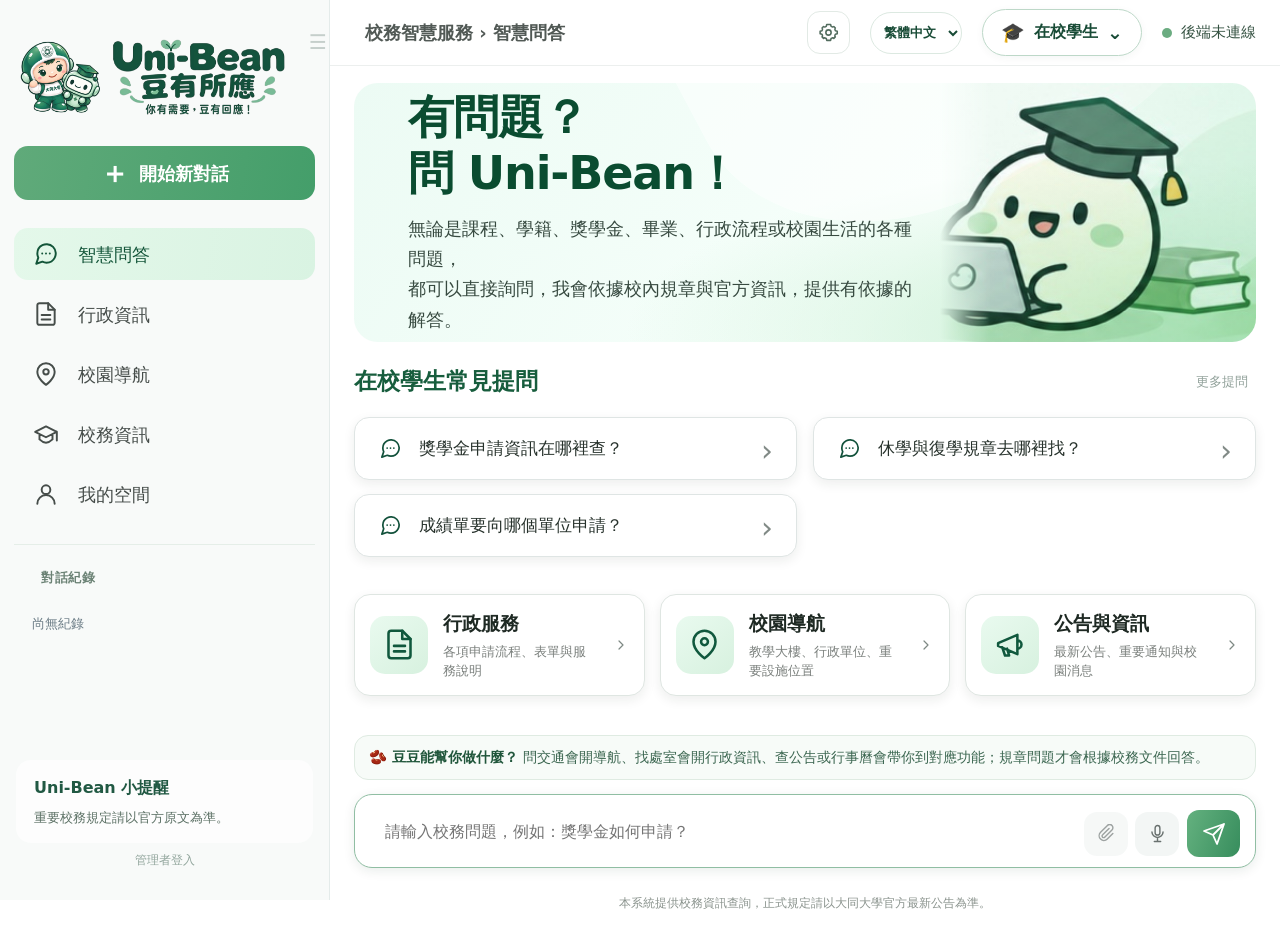
<file: index.html>
<!DOCTYPE html>

<html lang="zh-Hant"><head>
<meta charset="utf-8"/><meta content="width=device-width,initial-scale=1,viewport-fit=cover" name="viewport"/>
<meta content="#f9faf9" name="theme-color"/><meta content="Uni-Bean 豆有所應｜大同大學智慧校務問答與資訊導覽" name="description"/>
<title>Uni-Bean 豆有所應｜智慧校務助理</title>
<link href="./icon-192.png" rel="icon" type="image/png"/><link href="./manifest.webmanifest" rel="manifest"/>
<link href="./css/clean-ui.css?v=10.1.0-102" rel="stylesheet"/><link href="./css/user-v10.css?v=10.1.0-102" rel="stylesheet"/>
<script defer="" src="./config.js"></script><script src="./js/reference/main.js?v=12.1.1" type="module"></script>
<link href="./css/navigation-v10.1.css?v=10.1.0-102" rel="stylesheet"/><link href="./css/v11-complete.css?v=11.0.0" rel="stylesheet"/><link rel="stylesheet" href="./css/experience-v11-1.css?v=11.1.0&amp;nav=11.1.1"/><link href="./css/student-experience-v11-2.css?v=11.2.0" rel="stylesheet"/><link href="./css/v12-integrated.css?v=12.0.0" rel="stylesheet"/><link href="./css/v12-scheme-a.css?v=12.1.0" rel="stylesheet"/></head><body class="clean-student">
<a class="skip-link" href="#main-content">跳到主要內容</a>
<div class="clean-app" id="clean-app">
<aside aria-label="主要功能選單" class="clean-sidebar" id="clean-sidebar">
<div class="sidebar-brand"><img alt="Uni-Bean 豆子造型介面圖示" class="v10-brandmark" src="./assets/logo-horizontal-original-v11-1.png"/><div class="v10-brandcopy"><strong>Uni-Bean 豆有所應</strong><span>你有需要，豆有回應！</span></div><button aria-label="收合側欄" class="sidebar-hide" id="sidebar-toggle" title="收合側欄" type="button">☰</button></div>
<button class="start-chat" id="sidebar-new-chat" type="button"><span aria-hidden="true">＋</span><span class="nav-label">開始新對話</span></button>
<nav aria-label="Uni-Bean 功能" class="sidebar-nav">
<button class="side-link is-active" data-tab="chat" type="button"><span class="side-symbol"><svg aria-hidden="true" class="ui-icon" focusable="false"><use href="./assets/clean-icons.svg#chat"></use></svg></span><span class="nav-label">智慧問答</span></button>
<button class="side-link" data-tab="directory" type="button"><span class="side-symbol"><svg aria-hidden="true" class="ui-icon" focusable="false"><use href="./assets/clean-icons.svg#file"></use></svg></span><span class="nav-label">行政資訊</span></button>
<button class="side-link" data-tab="map" type="button"><span class="side-symbol"><svg aria-hidden="true" class="ui-icon" focusable="false"><use href="./assets/clean-icons.svg#map"></use></svg></span><span class="nav-label">校園導航</span></button>
<button class="side-link" data-tab="architecture" type="button"><span class="side-symbol"><svg aria-hidden="true" class="ui-icon" focusable="false"><use href="./assets/clean-icons.svg#graduation"></use></svg></span><span class="nav-label">校務資訊</span></button>
<button class="side-link" data-tab="mine" type="button"><span class="side-symbol"><svg aria-hidden="true" class="ui-icon" focusable="false"><use href="./assets/clean-icons.svg#user"></use></svg></span><span class="nav-label">我的空間</span></button>
</nav>
<div class="sidebar-history v101-history"><div class="sidebar-section-title">對話紀錄</div><div class="sidebar-history-list" id="sidebar-history-list"><span class="muted">尚無紀錄</span></div></div>
<div class="sidebar-bottom"><div class="v10-sidebar-note v101-sidebar-note"><b>Uni-Bean 小提醒</b><p>重要校務規定請以官方原文為準。</p></div><a class="v10-adminlink" href="./login.html">管理者登入</a></div>
</aside>
<div class="sidebar-overlay" hidden="" id="sidebar-overlay"></div>
<div class="clean-workspace">
<header class="clean-topbar">
<div class="topbar-left"><button aria-expanded="false" aria-label="開啟功能選單" class="topbar-menu" id="sidebar-mobile-toggle" type="button">☰</button><span class="topbar-title" id="current-page-title">校務智慧服務  ›  智慧問答</span></div>
<div class="topbar-right"><span aria-live="polite" class="connection" id="connection"><i></i><span>正在確認連線</span></span><div class="role-picker v11-role-picker"><span id="role-visual" class="v11-role-icon" aria-hidden="true">🎓</span><button id="v11-role-trigger" type="button" aria-haspopup="listbox" aria-expanded="false" class="v11-role-trigger">🎓 在校學生 <span aria-hidden="true">⌄</span></button><div id="v11-role-menu" class="v11-role-menu" role="listbox" aria-label="選擇資訊導覽身分" hidden></div><label class="sr-only" for="role-select">資訊導覽身分</label><select aria-label="切換資訊導覽身分" id="role-select" title="切換六大身分資訊導引"><option value="student">在校學生</option><option value="freshman">新生</option><option value="parent">家長</option><option value="alumni">畢業校友</option><option value="staff">教職員工</option><option value="visitor">訪客</option></select></div><label class="sr-only" for="v11-language">回覆語言</label><select id="v11-language" class="v11-language" title="回覆語言"><option value="zh-TW">繁體中文</option><option value="en">English</option><option value="ja">日本語</option></select><button aria-label="顯示偏好與設定" class="topbar-settings icon-button" id="open-settings" title="顯示偏好與設定" type="button"><svg aria-hidden="true" class="ui-icon" focusable="false"><use href="./assets/clean-icons.svg#settings"></use></svg></button></div>
</header>
<main class="clean-content" id="main-content">
<section aria-labelledby="chat-heading" class="page-view is-active" id="page-chat">
<div class="chat-stage">
<div class="chat-maincol">
<div class="chat-intro" id="chat-intro"><div class="v10-hero-copy"><h1>有問題？<br/>問 Uni-Bean！</h1><p>無論是課程、學籍、獎學金、畢業、行政流程或校園生活的各種問題，<br class="v10-only-wide"/>都可以直接詢問，我會依據校內規章與官方資訊，提供有依據的解答。</p></div><img alt="微笑豆子學士使用筆電的插畫" class="v10-hero-img" src="./assets/v10-hero-character.png"/></div>
<div class="quick-prompts"><div class="section-line"><strong id="prompt-label">✧  在校學生常見提問</strong><button class="text-button" id="open-guide" type="button">更多提問</button></div><div class="prompt-list" id="prompt-buttons"></div></div><div aria-label="常用校務服務" class="service-shortcuts"><button class="service-shortcut" data-tab="directory" type="button"><span class="shortcut-icon"><svg aria-hidden="true" class="ui-icon" focusable="false"><use href="./assets/clean-icons.svg#file"></use></svg></span><span><strong>行政服務</strong><small>各項申請流程、表單與服務說明</small></span><span class="shortcut-chev"><svg aria-hidden="true" class="ui-icon" focusable="false"><use href="./assets/clean-icons.svg#chev"></use></svg></span></button><button class="service-shortcut" data-tab="map" type="button"><span class="shortcut-icon"><svg aria-hidden="true" class="ui-icon" focusable="false"><use href="./assets/clean-icons.svg#map"></use></svg></span><span><strong>校園導航</strong><small>教學大樓、行政單位、重要設施位置</small></span><span class="shortcut-chev"><svg aria-hidden="true" class="ui-icon" focusable="false"><use href="./assets/clean-icons.svg#chev"></use></svg></span></button><button class="service-shortcut" data-tab="architecture" type="button"><span class="shortcut-icon"><svg aria-hidden="true" class="ui-icon" focusable="false"><use href="./assets/clean-icons.svg#megaphone"></use></svg></span><span><strong>公告與資訊</strong><small>最新公告、重要通知與校園消息</small></span><span class="shortcut-chev"><svg aria-hidden="true" class="ui-icon" focusable="false"><use href="./assets/clean-icons.svg#chev"></use></svg></span></button></div>
<section aria-labelledby="assistant-heading" class="chat-panel"><p class="ub12-student-notice"><strong>🫘 豆豆能幫你做什麼？</strong> 問交通會開導航、找處室會開行政資訊、查公告或行事曆會帶你到對應功能；規章問題才會根據校務文件回答。</p><div class="chat-panel-title"><h2 class="sr-only" id="assistant-heading">Uni-Bean 校務助理</h2><button class="secondary-btn" id="new-chat" type="button">＋ 新對話</button></div>
<div aria-live="polite" class="chat-messages" id="chat-messages" role="log"><div class="empty-chat"><span>有問題隨時可以問 Uni-Bean。</span></div></div>
<form class="composer" id="chat-form"><label class="sr-only" for="chat-input">輸入校務問題</label><textarea id="chat-input" maxlength="500" placeholder="請輸入校務問題，例如：獎學金如何申請？" required="" rows="1"></textarea><div class="composer-footer"><div><button aria-label="附件上傳尚未開放" class="icon-button v10-attachment" disabled="" title="個人附件上傳尚未開放；系統僅檢索已匯入的校務文件" type="button"><svg aria-hidden="true" class="ui-icon"><use href="./assets/clean-icons.svg#paperclip"></use></svg></button><button class="icon-button" id="voice-input" title="語音輸入" type="button"><svg aria-hidden="true" class="ui-icon" focusable="false"><use href="./assets/clean-icons.svg#mic"></use></svg></button><span class="composer-tip">Enter 傳送 · Shift + Enter 換行</span></div><button aria-label="發送提問" class="send-btn" id="send-message" type="submit"><svg aria-hidden="true" class="ui-icon" focusable="false"><use href="./assets/clean-icons.svg#send"></use></svg></button></div></form>
</section>
<p class="disclaimer">本系統提供校務資訊查詢，正式規定請以大同大學官方最新公告為準。</p>
</div>
<aside aria-labelledby="evidence-heading" class="evidence-area v10-evidence-drawer"><div class="evidence-panel panel"><div class="section-line"><h2 id="evidence-heading">資料來源</h2><span class="tag" id="rag-mode">待提問</span></div><p class="evidence-intro" id="evidence-intro">提問後會顯示找到的原始文件與連結。</p><div class="source-mini"><div class="section-line"><strong>引用文件</strong><span class="muted" id="source-count">尚未搜尋</span></div><div class="source-mini-list" id="rag-sources"><p class="muted">目前還沒有檢索結果。</p></div></div>
<details class="technical-details"><summary>查看檢索步驟</summary><div class="pipeline" id="rag-pipeline"><div data-step="search"><span>1</span><div><strong>文件檢索</strong><small>SQLite FTS5 + BM25</small></div><b>待命</b></div><div data-step="review"><span>2</span><div><strong>來源核實</strong><small>待核實與過期資料提示</small></div><b>待命</b></div><div data-step="model"><span>3</span><div><strong>Ollama + Qwen</strong><small>可選用，失敗退回檢索</small></div><b>待命</b></div><div data-step="response"><span>4</span><div><strong>回答</strong><small>引用原文</small></div><b>待命</b></div></div></details></div></aside>
</div>
</section>
<section aria-labelledby="directory-heading" class="page-view" id="page-directory">
<div class="page-head"><span class="eyebrow">情境式服務引導</span><h1 id="directory-heading">系所與行政處室</h1><p>不必知道承辦單位叫什麼，先選業務或輸入關鍵字，再前往公開官方網站核對。</p></div>
<div class="panel directory-tools"><div class="search-field"><span aria-hidden="true">⌕</span><label class="sr-only" for="directory-search">搜尋處室</label><input id="directory-search" placeholder="搜尋：獎學金、請假、成績單、註冊…" type="search"/></div><div class="filter-row" id="directory-filters"><button class="filter active" data-filter="all">全部單位</button><button class="filter" data-filter="教務處">教務處</button><button class="filter" data-filter="學務處">學務處</button><button class="filter" data-filter="總務處">總務處</button><button class="filter" data-filter="圖書與資訊">圖書與資訊</button><button class="filter" data-filter="系所">系所</button></div></div>
<div class="directory-grid" id="directory-results"></div><p class="tiny-note">來源資料中的樓層、分機、營業時間若未核實，暫不顯示，避免誤導。</p>
</section>
<section aria-labelledby="map-heading" class="page-view" id="page-map">
<div class="page-head"><span class="eyebrow">Google Maps 路線規劃</span><h1 id="map-heading">校園地圖與導航</h1><p>輸入你現在的出發地，直接規劃前往大同大學的交通路線。</p></div>
<div class="map-route panel"><div><h2>前往大同大學</h2><p class="muted">例如：台北車站 → 大同大學</p></div><form class="route-fields" id="route-form"><div><label for="route-origin">出發地</label><input id="route-origin" placeholder="例如：台北車站（請自行輸入出發地）" autocomplete="off" required=""/></div><div aria-hidden="true" class="route-arrow">→</div><div><label for="route-destination">目的地</label><input disabled="" id="route-destination" value="大同大學 · 臺北市中山北路三段40號"/></div><div class="route-footer"><fieldset class="travel-choice"><legend class="sr-only">交通方式</legend><label><input checked="" name="travel" type="radio" value="transit"/> 大眾運輸</label><label><input name="travel" type="radio" value="driving"/> 開車</label><label><input name="travel" type="radio" value="walking"/> 步行</label></fieldset><button class="send-btn" type="submit">開啟 Google Maps 路線 ↗</button></div></form></div>
<div class="map-grid"><div class="panel map-frame"><div class="section-line"><h2>大同大學位置</h2><a class="text-button" href="https://www.google.com/maps/search/?api=1&amp;query=%E5%A4%A7%E5%90%8C%E5%A4%A7%E5%AD%B8" rel="noopener noreferrer" target="_blank">在 Google Maps 查看 ↗</a></div><iframe loading="lazy" referrerpolicy="no-referrer-when-downgrade" src="https://maps.google.com/maps?q=%E5%A4%A7%E5%90%8C%E5%A4%A7%E5%AD%B8&amp;t=&amp;z=16&amp;ie=UTF8&amp;iwloc=&amp;output=embed" title="大同大學在 Google Maps 上的位置"></iframe><p class="tiny-note">地圖由 Google 提供；如無法顯示，請使用上方導航按鈕。</p></div><div class="panel map-tips"><h2>在校園裡找哪裡？</h2><p>可先查詢圖書館、教務處、學務處等公開服務入口。校內個別建築座標與樓層尚待逐一核實。</p><div class="tip-actions"><button class="plain-action" data-query="大同大學圖書館的官方網址與服務資訊在哪裡？">📚 圖書館</button><button class="plain-action" data-query="大同大學教務處在哪裡查註冊相關資訊？">🏫 教務處</button><button class="plain-action" data-query="大同大學學務處的公開服務有哪些？">🧑‍🎓 學務處</button></div></div></div>
</section>
<section aria-labelledby="architecture-heading" class="page-view" id="page-architecture"><div class="page-head"><span class="eyebrow">依據已匯入的校務資訊</span><h1 id="architecture-heading">校務資訊與公告</h1><p>公告依目前資料庫提供；資料尚未核實時，請以各處室官方網站為準。</p></div><div aria-label="校務資訊分類" class="v101-campus-tabs" role="tablist"><button aria-selected="true" class="v101-campus-tab is-active" data-campus-tab="announcements" id="campus-tab-announcements" role="tab" type="button">最新公告</button><button aria-selected="false" class="v101-campus-tab" data-campus-tab="calendar" id="campus-tab-calendar" role="tab" type="button">已核實行事曆</button><button aria-selected="false" class="v101-campus-tab" data-campus-tab="offices" id="campus-tab-offices" role="tab" type="button">官方服務入口</button></div><div class="v101-campus-panels"><div class="panel v10-announcements-panel" data-campus-panel="announcements" id="campus-panel-announcements" role="tabpanel"><div class="section-line"><h2>最新公告</h2><button class="text-button" id="refresh-campus-announcements" type="button">重新整理 ↻</button></div><div class="v10-announcement-list" id="v10-announcement-list"><p class="muted">正在向後端讀取公告…</p></div></div><section class="panel v101-campus-panel" data-campus-panel="calendar" hidden="" id="campus-panel-calendar" role="tabpanel"><div class="section-line"><h2>已核實校務行事曆</h2><button class="text-button" id="refresh-campus-calendar" type="button">重新整理 ↻</button></div><p class="muted">只會顯示附官方來源、且經人工核實的校務日期；不會自行推測截止期限。</p><div class="v101-calendar-list" id="v101-calendar-list">正在讀取已核實日程…</div></section><section class="panel v101-campus-panel" data-campus-panel="offices" hidden="" id="campus-panel-offices" role="tabpanel"><h2>官方服務入口</h2><p>查詢辦理窗口、公告及相關規章；不在此頁顯示尚未核實的學年度期限。</p><div class="v101-quick-services"><button class="v101-service-link" data-tab="directory" type="button"><svg aria-hidden="true" class="ui-icon" focusable="false"><use href="./assets/clean-icons.svg#file"></use></svg><span><strong>查詢行政處室</strong><small>找承辦單位及官方網站</small></span></button><button class="v101-service-link" data-tab="chat" type="button"><svg aria-hidden="true" class="ui-icon" focusable="false"><use href="./assets/clean-icons.svg#chat"></use></svg><span><strong>校務智慧問答</strong><small>以白話了解正式文件</small></span></button><button class="v101-service-link" data-tab="map" type="button"><svg aria-hidden="true" class="ui-icon" focusable="false"><use href="./assets/clean-icons.svg#map"></use></svg><span><strong>前往大同大學</strong><small>由出發地規劃路線</small></span></button></div></section></div><div class="architecture-grid"><article class="panel"><h2>行政處室與辦理流程</h2><p>不知道要找哪個處室？可使用「行政資訊」搜尋相關單位及官方連結。</p><button class="secondary-btn" data-tab="directory" type="button">查看行政資訊</button></article><article class="panel"><h2>查詢校務規章</h2><p>Uni-Bean 會先檢索已建立索引的文件，資料不足時提示你參考官方原文。</p><button class="secondary-btn" data-tab="chat" type="button">開始提問</button></article></div><details class="panel v10-system-details"><summary>了解 Uni-Bean 系統架構（專題展示）</summary><p>前端：HTML、CSS、JavaScript、RWD／PWA；後端：Python FastAPI；檢索：SQLite FTS5／BM25；可選 Ollama＋Qwen，搭配獨立 Python 智慧爬蟲。</p></details></section>
<section aria-labelledby="mine-heading" class="page-view" id="page-mine"><div class="page-head"><span class="eyebrow">僅限本裝置的個人空間</span><h1 id="mine-heading">我的空間</h1><p>查詢紀錄與收藏儲存在目前瀏覽器，不需要學生帳號，也不會跨裝置同步。</p></div><div class="mine-grid"><div class="panel"><div class="section-line"><h2>最近提問</h2><div><button class="text-button" id="export-history">匯出 TXT</button><button class="text-button danger-link" id="clear-history">清除</button></div></div><div class="record-list" id="history-list"></div></div><div class="panel"><h2>我的收藏</h2><div class="record-list" id="favorite-list"></div></div></div><section class="panel v101-mine-services"><h2>我的常用服務</h2><p class="muted">常用服務隨時從這裡開啟；不需要註冊或登入學生帳號。</p><div class="v101-quick-services"><button class="v101-service-link" data-tab="chat" type="button"><svg aria-hidden="true" class="ui-icon" focusable="false"><use href="./assets/clean-icons.svg#chat"></use></svg><span>校務問答</span></button><button class="v101-service-link" data-tab="architecture" type="button"><svg aria-hidden="true" class="ui-icon" focusable="false"><use href="./assets/clean-icons.svg#calendar"></use></svg><span>最新公告與行事曆</span></button><button class="v101-service-link" data-tab="directory" type="button"><svg aria-hidden="true" class="ui-icon" focusable="false"><use href="./assets/clean-icons.svg#file"></use></svg><span>行政處室</span></button><button class="v101-service-link" data-tab="map" type="button"><svg aria-hidden="true" class="ui-icon" focusable="false"><use href="./assets/clean-icons.svg#map"></use></svg><span>校園導航</span></button></div></section><div class="panel privacy-panel"><h2>身分設定與隱私</h2><p>目前導覽身分：<strong id="mine-role">在校學生</strong>。如需切換，使用頁面右上角的身分下拉選單即可。這不是學生登入，也不會連接校務帳號。請勿在對話中輸入學號、密碼或身分證字號。</p><button class="secondary-btn" id="mine-open-settings" type="button">調整文字大小與偏好</button></div></section>
</main>
<nav aria-label="手機主要功能" class="bottom-nav"><button class="is-active" data-tab="chat" type="button"><svg aria-hidden="true" class="ui-icon" focusable="false"><use href="./assets/clean-icons.svg#chat"></use></svg><span>問答</span></button><button data-tab="architecture" type="button"><svg aria-hidden="true" class="ui-icon" focusable="false"><use href="./assets/clean-icons.svg#calendar"></use></svg><span>校務</span></button><button data-tab="map" type="button"><svg aria-hidden="true" class="ui-icon" focusable="false"><use href="./assets/clean-icons.svg#map"></use></svg><span>導航</span></button><button id="open-more" type="button"><svg aria-hidden="true" class="ui-icon" focusable="false"><use href="./assets/clean-icons.svg#menu"></use></svg><span>更多</span></button></nav></div></div>
<dialog aria-labelledby="guide-title" class="ub-dialog" id="guide-dialog"><div class="dialog-head compact"><button aria-label="關閉" class="icon-button close-dialog" id="close-guide" type="button">×</button><h2 id="guide-title">你現在想處理什麼事？</h2><p>選擇主題，我們會把問題帶入校務問答。</p></div><div class="guide-grid" id="guide-grid"></div></dialog>
<dialog class="ub-dialog v11-source-dialog" id="v11-detail-dialog" aria-labelledby="v11-detail-title"><div class="v11-dialog-head"><h2 id="v11-detail-title">資訊詳情與相關規章</h2><button type="button" id="v11-close-detail" class="icon-button" aria-label="關閉資訊詳情">×</button></div><div id="v11-detail-body" class="v11-detail-body"></div></dialog>
<dialog id="report-feedback-dialog" class="ub-dialog ub-report-dialog" aria-labelledby="report-feedback-title"><form id="report-feedback-form" method="dialog"><div class="ub-report-head"><h2 id="report-feedback-title">回報回答問題</h2><button type="button" id="report-feedback-close" aria-label="關閉回報表單">×</button></div><p class="muted">幫我們改善校務問答品質；只有你同意才會附上本次問題和引用來源。</p><label for="report-feedback-reason">問題類型</label><select id="report-feedback-reason" required><option value="outdated">資訊過期</option><option value="incorrect">內容或日期不正確</option><option value="missing_source">缺少原始來源</option><option value="unclear">說明不容易理解</option><option value="other">其他</option></select><label for="report-feedback-comment">希望改善的地方（選填）</label><textarea id="report-feedback-comment" rows="4" maxlength="300" placeholder="例如：附件連結無法開啟、找不到申請表…"></textarea><label class="ub-report-consent"><input type="checkbox" id="report-feedback-share"/> 我同意附上這次的問題、回答摘要與來源網址供管理員查核</label><p class="muted">不會附上身分證、學號或完整聊天紀錄，請不要輸入私人資訊。</p><div class="ub-report-actions"><button type="button" id="report-feedback-cancel">取消</button><button type="submit" class="ub-primary">送出回饋</button></div></form></dialog><div aria-live="polite" class="toast" hidden="" id="toast" role="status"></div>
<dialog aria-labelledby="settings-title" class="ub-dialog v101-sheet" id="settings-dialog"><div class="v101-dialog-inner"><div class="v101-dialog-head"><h2 id="settings-title">設定與閱讀偏好</h2><button aria-label="關閉設定" class="icon-button" id="close-settings" type="button">×</button></div><div class="v101-preference-row"><label for="font-size-select">文字大小</label><select id="font-size-select"><option value="normal">標準</option><option value="large">較大</option><option value="xl">最大</option></select></div><div class="v101-preference-row"><label for="speech-rate-select">回答朗讀速度</label><select id="speech-rate-select"><option value="0.85">慢速</option><option value="1">一般</option><option value="1.15">快速</option></select></div><p class="muted">朗讀只會在你點選回答下方的「朗讀」後開始；語音支援依瀏覽器而異。</p><a class="v101-subtle-admin" href="./login.html">管理員／開發者登入 ↗</a></div></dialog><dialog aria-labelledby="more-title" class="ub-dialog v101-sheet v101-more-sheet" id="more-dialog"><div class="v101-dialog-inner"><div class="v101-dialog-head"><h2 id="more-title">更多功能</h2><button aria-label="關閉更多選單" class="icon-button" id="close-more" type="button">×</button></div><button class="v101-more-item" data-tab="directory" type="button"><svg aria-hidden="true" class="ui-icon" focusable="false"><use href="./assets/clean-icons.svg#file"></use></svg><span>行政資訊</span></button><button class="v101-more-item" data-tab="mine" type="button"><svg aria-hidden="true" class="ui-icon" focusable="false"><use href="./assets/clean-icons.svg#user"></use></svg><span>我的空間（紀錄／收藏）</span></button><button class="v101-more-item" data-tab="architecture" type="button"><svg aria-hidden="true" class="ui-icon" focusable="false"><use href="./assets/clean-icons.svg#calendar"></use></svg><span>最新公告與行事曆</span></button><button class="v101-more-item" id="more-open-settings" type="button"><svg aria-hidden="true" class="ui-icon" focusable="false"><use href="./assets/clean-icons.svg#settings"></use></svg>顯示設定</button><a class="v101-more-item" href="./login.html"><svg aria-hidden="true" class="ui-icon" focusable="false"><use href="./assets/clean-icons.svg#logout"></use></svg><span>管理者登入</span></a></div></dialog><script src="./js/reference/experience-v10.1.js?v=10.1.0-102" type="module"></script><script type="module" src="./js/reference/experience-v11.js?v=11.2.0"></script><script type="module" src="./js/reference/locale-v11-1.js?v=11.2.0"></script><script type="module" src="./js/reference/calendar-v11-1.js?v=11.2.0"></script><script type="module" src="./js/reference/feedback-v11-1.js?v=11.2.0"></script></body></html>
</file>
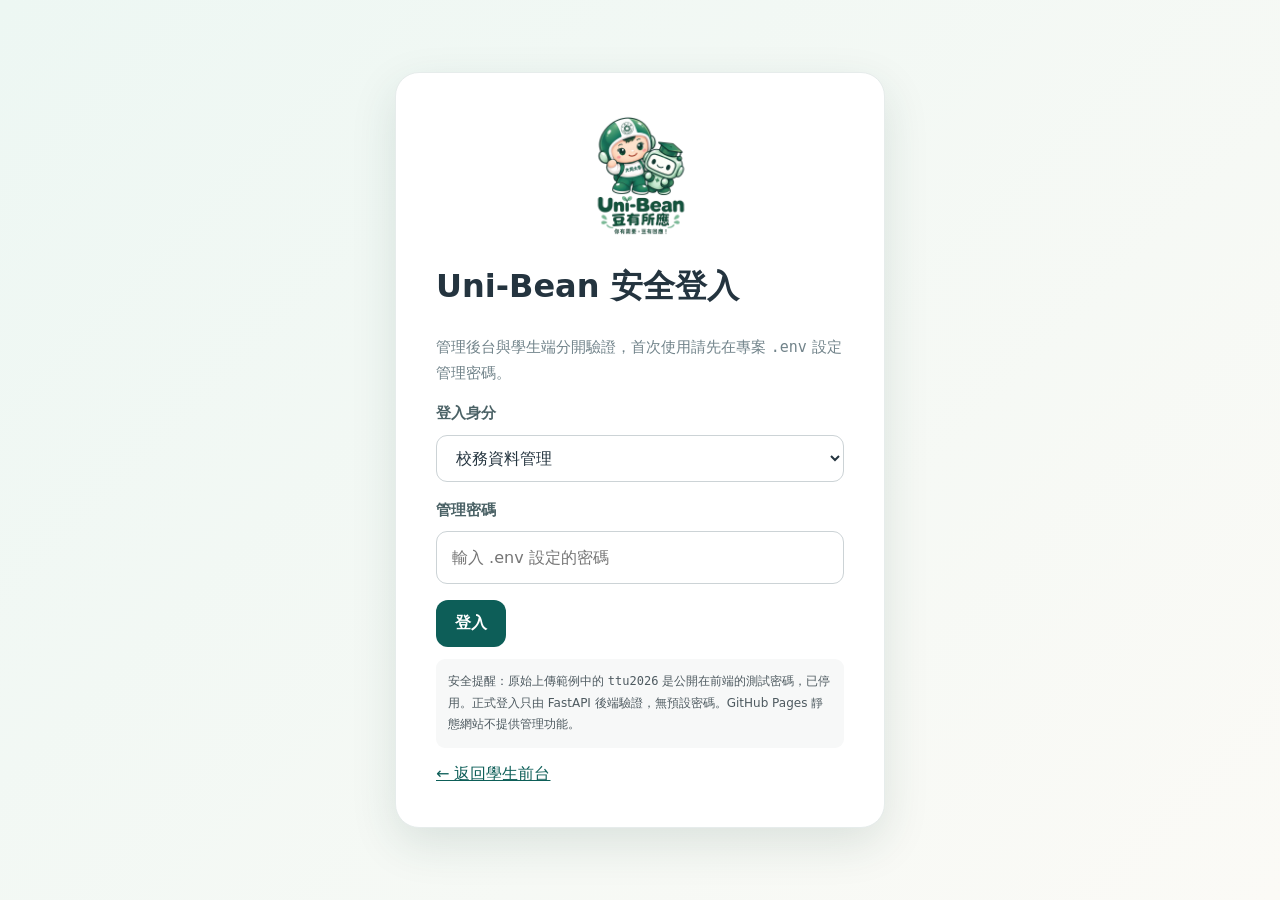
<file: login.html>
<!DOCTYPE html>
<html lang="zh-Hant"><head><meta charset="utf-8"/><meta content="width=device-width,initial-scale=1" name="viewport"/><title>Uni-Bean｜後台登入</title><link href="./css/clean-admin.css?v=9.4.0" rel="stylesheet"/></head>
<body class="login"><main class="login-box"><img alt="Uni-Bean 豆有所應 Logo" class="logo" src="./assets/logo-full.png"/><h1>Uni-Bean 安全登入</h1>
<p class="muted">管理後台與學生端分開驗證，首次使用請先在專案 <code>.env</code> 設定管理密碼。</p>
<form id="login-form"><div class="field"><label for="role">登入身分</label><select id="role" required=""><option value="staff">校務資料管理</option><option value="dev">開發者監控</option></select></div><div class="field"><label for="password">管理密碼</label><input autocomplete="current-password" id="password" minlength="12" placeholder="輸入 .env 設定的密碼" required="" type="password"/></div><button class="btn" type="submit">登入</button></form>
<p class="status hidden" id="message" role="alert"></p><p class="hint">安全提醒：原始上傳範例中的 <code>ttu2026</code> 是公開在前端的測試密碼，已停用。正式登入只由 FastAPI 後端驗證，無預設密碼。GitHub Pages 靜態網站不提供管理功能。</p><a href="./index.html">← 返回學生前台</a></main>
<script src="./js/admin-ui.js?v=9.2.0" type="module"></script><script defer="" src="./js/admin-file-warning.js?v=9.3.0"></script></body></html>
</file>
<file: css/user-v10.css>
/* Uni-Bean 10.0 – pixel-guided implementation of user-approved 1536 × 864 design.
   Presentation only; existing independent JS, RAG, and user preference logic remain intact. */
:root{--v10-ink:#122f24;--v10-green:#0b5239;--v10-accent:#469f6d;--v10-line:#e0e7e4;--v10-pale:#e6f6ea;--v10-shadow:0 4px 12px rgba(20,44,31,.08)}
body.clean-student{font-family:'Noto Sans TC','Microsoft JhengHei',system-ui,sans-serif;background:#fff;color:#222c28;line-height:1.5}
.clean-student .clean-app{display:grid;grid-template-columns:330px minmax(0,1fr);min-height:100dvh;max-width:none;margin:0}
.clean-student .clean-sidebar{background:linear-gradient(172deg,#fff 0%,#fff 63%,#edfaf2 100%);border-right:1px solid #e6e8ea;position:sticky;top:0;height:100dvh;padding:15px 20px;display:flex;flex-direction:column;overflow-y:auto;z-index:21}
.clean-student .sidebar-brand{height:104px;margin:0 0 14px;display:flex;align-items:flex-start;justify-content:flex-start;gap:3px;position:relative}
.clean-student .sidebar-brand .v10-brandmark{width:89px;height:98px;object-fit:contain;flex:0 0 89px}
.clean-student .v10-brandcopy{padding-top:26px;display:flex;flex-direction:column;gap:2px;white-space:nowrap;min-width:0}
.clean-student .v10-brandcopy strong{font-size:19px;letter-spacing:-.025em;line-height:1.25;color:#133e2d;font-weight:850}
.clean-student .v10-brandcopy span{font-size:17px;color:#6d7371;font-weight:450}
.clean-student .sidebar-hide{position:absolute;right:-10px;top:0;border:0!important;background:transparent;color:#698078;width:26px;height:29px;font-size:20px;opacity:.35}
.clean-student .sidebar-hide:hover{opacity:1}
.clean-student .start-chat{display:flex;align-items:center;justify-content:center;width:100%;min-height:54px;border:0;border-radius:14px;background:linear-gradient(100deg,#60aa7a,#449e6a);color:white;box-shadow:none;font-size:18px;font-weight:700;gap:10px;margin:0 0 28px;padding:10px}
.clean-student .start-chat>span:first-child{font-size:29px;line-height:1}
.clean-student .sidebar-nav{display:flex;flex-direction:column;gap:8px}
.clean-student .sidebar-nav .side-link{min-height:52px;display:flex;align-items:center;gap:19px;text-align:left;padding:9px 18px;color:#464d4a;font-size:18px;font-weight:550;background:transparent;border:0;border-radius:14px}
.clean-student .sidebar-nav .side-link.is-active,.clean-student .sidebar-nav .side-link:hover{background:linear-gradient(100deg,#e4f8ea,#d9f3e2);color:#135539}
.clean-student .sidebar-nav .side-symbol{width:27px;display:grid;place-items:center}
.clean-student .ui-icon{width:26px;height:26px;fill:none;stroke:currentColor;stroke-width:1.8;stroke-linecap:round;stroke-linejoin:round}
.clean-student .v10-secondary-history{display:none}
.clean-student .sidebar-bottom{margin-top:auto;padding:0 2px 15px;border:0}
.clean-student .v10-sidebar-note{background:#ffffffb8;border-radius:15px;padding:15px 18px;color:#5c7165;font-size:13px;line-height:1.65;box-shadow:none}
.clean-student .v10-sidebar-note b{font-size:16px;color:#215943;display:block;margin-bottom:5px}
.clean-student .v10-sidebar-note p{font-size:13px;line-height:1.65;margin:0}
.clean-student .v10-adminlink{display:block;font-size:12px;text-decoration:none;color:#91a59c;text-align:center;margin:8px auto 0}
.clean-student .clean-workspace{min-width:0;display:flex;flex-direction:column;background:#fff}
.clean-student .clean-topbar{height:66px;min-height:66px;display:flex;align-items:center;justify-content:space-between;background:#fff;border-bottom:1px solid #ecefee;padding:0 24px 0 35px;position:sticky;top:0;z-index:18}
.clean-student .topbar-left{display:flex;align-items:center;gap:10px}.clean-student .topbar-title{font-size:18px;font-weight:600;color:#515955;white-space:nowrap}
.clean-student .topbar-right{display:flex;align-items:center;gap:20px;flex-direction:row-reverse}.clean-student .role-picker{order:0}
.clean-student .role-picker select{appearance:auto;border:1px solid #cdd5d2;border-radius:14px;font-size:16px;color:#253d31;font-weight:700;background:white;min-width:185px;max-width:200px;height:44px;padding:6px 13px;text-align:center}
.clean-student .connection{font-size:15px;color:#355242;display:inline-flex;gap:9px;white-space:nowrap}
.clean-student .connection i{width:10px;height:10px;background:#6bac81;border-radius:50%}
.clean-student .clean-content{padding:17px 24px 14px;flex:1;min-width:0}
.clean-student .chat-stage,.clean-student .chat-maincol{display:block!important;width:100%;min-height:0!important;height:auto!important}
.clean-student .chat-intro{position:relative;height:259px;min-height:259px!important;display:flex;align-items:center;overflow:hidden;border:0;border-radius:24px;padding:26px 54px;margin:0 0 19px;background:radial-gradient(ellipse at 94% 95%,#c9efd3 0%,transparent 48%),linear-gradient(122deg,#ecfbf4 0%,#f7fffb 62%,#eafaf1 100%)}
.clean-student .chat-intro:before{content:"";position:absolute;right:3%;top:-130%;width:64%;height:170%;transform:rotate(-28deg);background:#fff8;border-radius:40%;pointer-events:none}
.clean-student .v10-hero-copy{position:relative;z-index:1;max-width:65%}
.clean-student .v10-hero-copy h1{font-size:clamp(34px,3.6vw,53px);line-height:1.2;color:#0a4c30;margin:0 0 13px;letter-spacing:-.025em;font-weight:850}
.clean-student .v10-hero-copy p{font-size:18px;line-height:1.68;color:#374a40;font-weight:450;margin:0}
.clean-student .v10-hero-img{position:absolute;right:0px;bottom:0;width:35%;height:100%;object-fit:cover;object-position:center;mix-blend-mode:multiply;mask-image:linear-gradient(to right,transparent,black 16%)}
.clean-student .quick-prompts{margin:0 0 37px;padding:0;background:none;border:0}
.clean-student .quick-prompts .section-line{display:flex;align-items:center;justify-content:space-between;margin:0 0 14px;min-height:42px}
.clean-student #prompt-label{font-size:23px;line-height:1.35;color:#175d3d;font-weight:850}
.clean-student #open-guide{color:#91a19a;font-size:13px;font-weight:500}
.clean-student .prompt-list{display:grid!important;grid-template-columns:repeat(2,minmax(0,1fr))!important;gap:14px 16px;max-height:none!important;overflow:visible!important}
.clean-student .prompt-list button{min-height:63px!important;padding:15px 52px 15px 64px!important;border:1px solid #dfe5e4!important;border-radius:15px!important;background:#fff!important;color:#27322c!important;font-size:17px!important;font-weight:550;text-align:left;white-space:normal;position:relative;box-shadow:var(--v10-shadow)}
.clean-student .prompt-list button:before{content:"";position:absolute;left:24px;top:20px;width:21px;height:21px;background:center / contain no-repeat url("../assets/clean-icons.svg#chat");display:none}
.clean-student .prompt-list button:after{content:"›";position:absolute;right:23px;top:10px;font-size:30px;color:#818a86;font-weight:300}
.clean-student .prompt-list button:hover,.clean-student .service-shortcut:hover{background:#f7fcf9!important;border-color:#a3d4b1!important}
.clean-student .service-shortcuts{display:grid!important;grid-template-columns:repeat(3,minmax(0,1fr))!important;gap:15px;margin:0 0 39px!important}
.clean-student .service-shortcut{min-height:93px;border:1px solid #dfe6e2!important;background:#fff;border-radius:16px;padding:14px 15px!important;display:flex;gap:15px;align-items:center;text-align:left;box-shadow:var(--v10-shadow);color:#1e2923}
.clean-student .service-shortcut .shortcut-icon{width:58px;height:58px;min-width:58px;border-radius:15px;background:linear-gradient(140deg,#e9faef,#d7f1df);color:#10583d;display:grid;place-items:center}
.clean-student .service-shortcut .shortcut-icon .ui-icon{width:33px;height:33px;stroke-width:1.85}
.clean-student .service-shortcut strong{font-size:19px;font-weight:750;display:block;white-space:nowrap}
.clean-student .service-shortcut small{font-size:13px;color:#7b807d;line-height:1.5;white-space:normal;display:block;margin-top:4px}
.clean-student .service-shortcut .shortcut-chev{margin-left:auto;color:#7e8984}
.clean-student .service-shortcut .shortcut-chev .ui-icon{width:16px;height:16px}
.clean-student .chat-panel{display:block!important;height:auto!important;overflow:visible!important;background:none!important;border:0!important;box-shadow:none!important}
.clean-student .chat-panel-title{display:none!important}
.clean-student .chat-messages{display:none!important}
.clean-student .composer{position:relative;bottom:auto!important;display:flex;align-items:center;min-height:74px;border:1px solid #90bea3!important;border-radius:18px;padding:8px 15px 8px 22px!important;background:#fff!important;box-shadow:0 3px 12px rgba(12,53,31,.09);margin:0!important;gap:10px}
.clean-student .composer textarea{height:44px!important;min-height:44px!important;max-height:124px!important;resize:none!important;padding:11px 8px!important;flex:1;color:#26372d;font-size:16px;background:#fff!important;outline:none!important}
.clean-student .composer-footer{display:flex;align-items:center;flex:0 0 auto;gap:8px!important;min-width:0}.clean-student .composer-footer>div{display:flex;align-items:center;gap:7px}
.clean-student .composer-tip{display:none}.clean-student .icon-button{background:#f3f6f5;border:0;border-radius:13px;width:44px;height:44px;color:#69716f;display:grid;place-items:center}
.clean-student .send-btn{height:47px;width:53px;border:0;border-radius:12px;background:linear-gradient(110deg,#64b17f,#378d5d);padding:9px;display:grid;place-items:center;color:#fff}
.clean-student .send-btn .ui-icon{width:24px;height:24px}
.clean-student .disclaimer{margin:7px 0;color:#8a938d;text-align:center;font-size:12px}
.clean-student .v10-evidence-drawer{display:none!important}
.clean-student .bottom-nav{display:none}
.clean-student #page-directory,.clean-student #page-map,.clean-student #page-architecture,.clean-student #page-mine{padding:35px 24px 55px;max-width:1260px}
.clean-student .page-head h1{font-size:32px;color:#194e36}
.clean-student .panel{border-radius:17px;border:1px solid #dfe8e1;background:#fff;box-shadow:0 3px 14px #142d1a08}
/* Conversation after the first message: retain a usable transcript and compose area. */
body.chat-started.clean-student .chat-intro,body.chat-started.clean-student .quick-prompts,body.chat-started.clean-student .service-shortcuts{display:none!important}
body.chat-started.clean-student .chat-stage,body.chat-started.clean-student .chat-maincol{height:calc(100dvh - 118px)!important;min-height:400px!important}
body.chat-started.clean-student .chat-panel{display:flex!important;flex-direction:column;height:100%!important;min-height:0!important}
body.chat-started.clean-student .chat-messages{display:flex!important;flex:1;min-height:0;max-height:none;overflow-y:auto;gap:16px;padding:20px 28px!important;background:transparent}
body.chat-started.clean-student .composer{margin-top:12px!important}
body.chat-started.clean-student .message{font-size:16px}
body.chat-started.clean-student .message.assistant{border:0;background:#fff;box-shadow:none;max-width:920px;width:100%;align-self:center}
body.chat-started.clean-student .message.user{background:#e9f6ed;border:0;max-width:70%}
/* Sidebar collapse remains working */
body.sidebar-collapsed.clean-student .clean-app{grid-template-columns:82px minmax(0,1fr)}
body.sidebar-collapsed.clean-student .sidebar-brand .v10-brandcopy,body.sidebar-collapsed.clean-student .v10-sidebar-note,body.sidebar-collapsed.clean-student .v10-adminlink{display:none}
body.sidebar-collapsed.clean-student .sidebar-brand .v10-brandmark{display:block;width:49px;height:58px}
body.sidebar-collapsed.clean-student .start-chat{font-size:0;min-height:46px}body.sidebar-collapsed.clean-student .start-chat span:first-child{font-size:24px}
@media(max-width:1240px){.clean-student .clean-app{grid-template-columns:250px minmax(0,1fr)}.clean-student .clean-sidebar{padding:15px}.clean-student .v10-brandcopy strong{font-size:15px}.clean-student .v10-brandcopy span{font-size:13px}.clean-student .sidebar-brand .v10-brandmark{width:65px;height:88px;flex-basis:65px}.clean-student .v10-hero-copy h1{font-size:40px}.clean-student .v10-hero-copy p{font-size:15px}.clean-student .service-shortcut{gap:9px}.clean-student .service-shortcut strong{font-size:16px}}
@media(max-width:960px){.clean-student .clean-app{grid-template-columns:215px minmax(0,1fr)}.clean-student .chat-intro{height:224px;min-height:224px!important;padding:22px}.clean-student .v10-hero-copy{max-width:73%}.clean-student .v10-hero-img{width:30%}.clean-student .v10-hero-copy h1{font-size:34px}.clean-student .quick-prompts{margin-bottom:23px}.clean-student .service-shortcuts{gap:9px;margin-bottom:24px!important}.clean-student .service-shortcut{padding:12px!important}.clean-student .service-shortcut .shortcut-icon{width:40px;height:40px;min-width:40px}.clean-student .service-shortcut .shortcut-icon .ui-icon{width:26px;height:26px}.clean-student .service-shortcut small{font-size:11px}}
@media(max-width:760px){body.clean-student .clean-app,body.sidebar-collapsed.clean-student .clean-app{display:block}.clean-student .clean-sidebar{position:fixed!important;top:0;left:0;width:min(85vw,315px);height:100dvh;transform:translateX(-110%);z-index:80;transition:transform .2s}.mobile-sidebar-open .clean-sidebar{transform:translateX(0)}.clean-student .sidebar-brand .v10-brandmark{width:82px;height:88px;flex:0 0 82px}.clean-student .v10-brandcopy strong{font-size:18px}.clean-student .v10-brandcopy span{font-size:15px}.clean-student .clean-topbar{height:62px;min-height:62px;padding:0 12px}.clean-student .topbar-menu{display:flex;align-items:center;justify-content:center;border:0;background:transparent;font-size:23px}.clean-student .topbar-title{font-size:14px}.clean-student .role-picker select{min-width:113px;max-width:128px;font-size:13px;height:38px;padding:5px}.clean-student .topbar-right{gap:8px}.clean-student .connection>span{display:none}.clean-student .clean-content{padding:10px 12px 82px}.clean-student .chat-intro{height:185px!important;min-height:185px!important;padding:17px 16px!important;border-radius:17px;margin-bottom:13px}.clean-student .v10-hero-copy h1{font-size:26px!important;margin-bottom:7px;line-height:1.25}.clean-student .v10-hero-copy p{font-size:12px!important;line-height:1.6}.clean-student .v10-hero-copy{max-width:79%}.clean-student .v10-only-wide{display:none}.clean-student .v10-hero-img{width:38%;object-position:center;opacity:.8;mix-blend-mode:multiply}.clean-student .quick-prompts{margin-bottom:14px}.clean-student #prompt-label{font-size:18px}.clean-student .quick-prompts .section-line{min-height:32px;margin-bottom:9px}.clean-student .prompt-list{grid-template-columns:repeat(2,minmax(0,1fr))!important;gap:8px!important}.clean-student .prompt-list button{min-height:66px!important;font-size:13px!important;padding:9px 25px 9px 12px!important;box-shadow:0 2px 6px #0d362010}.clean-student .prompt-list button:after{right:8px;top:17px;font-size:20px}.clean-student .service-shortcuts{grid-template-columns:repeat(3,minmax(0,1fr))!important;gap:7px!important;margin-bottom:18px!important}.clean-student .service-shortcut{min-height:82px;display:flex;flex-direction:column;align-items:center;justify-content:center;text-align:center;padding:9px 6px!important;gap:5px}.clean-student .service-shortcut .shortcut-icon{width:29px;height:29px;min-width:29px;border-radius:9px}.clean-student .service-shortcut .shortcut-icon .ui-icon{width:20px;height:20px}.clean-student .service-shortcut strong{font-size:13px}.clean-student .service-shortcut small,.clean-student .service-shortcut .shortcut-chev{display:none}.clean-student .composer{min-height:62px;padding:8px!important;border-radius:14px;gap:2px}.clean-student .composer textarea{font-size:13px;min-height:42px!important;height:42px!important}.clean-student .composer .icon-button{width:34px;height:39px}.clean-student .composer .send-btn{width:39px;height:40px}.clean-student .disclaimer{font-size:10px}.clean-student .bottom-nav{display:flex;position:fixed;bottom:0;left:0;right:0;z-index:50;height:59px;align-items:stretch;justify-content:space-around;border-top:1px solid #e0eae2;background:#fff;padding-bottom:env(safe-area-inset-bottom)}.clean-student .bottom-nav button{flex:1;background:none;border:0;display:flex;flex-direction:column;align-items:center;justify-content:center;color:#788e80;font-size:11px;gap:0}.clean-student .bottom-nav button.is-active{color:#17633f}.clean-student .bottom-nav .ui-icon{height:21px;width:21px}.clean-student #page-directory,.clean-student #page-map,.clean-student #page-architecture,.clean-student #page-mine{padding:15px 2px 80px}body.chat-started.clean-student .chat-stage,body.chat-started.clean-student .chat-maincol{height:calc(100dvh - 148px)!important;min-height:240px!important}body.chat-started.clean-student .chat-messages{padding:12px 2px!important}.clean-student .v10-secondary-history{display:none}}
@media(max-width:380px){.clean-student .v10-hero-copy h1{font-size:22px!important}.clean-student .v10-hero-copy p{font-size:11px!important}.clean-student .role-picker select{min-width:104px;max-width:105px}}
@media(prefers-reduced-motion:reduce){*{transition:none!important;scroll-behavior:auto!important}}
/* Override inherited v9.4 body-qualified grid/min-height selectors. */
body.clean-student .clean-app{grid-template-columns:330px minmax(0,1fr)}
body.clean-student .chat-stage,body.clean-student .chat-maincol{min-height:0!important;height:auto!important}
@media(max-width:1240px){body.clean-student .clean-app{grid-template-columns:250px minmax(0,1fr)}}
@media(max-width:960px){body.clean-student .clean-app{grid-template-columns:215px minmax(0,1fr)}}
@media(max-width:760px){body.clean-student .clean-app{display:block}}
.clean-student .prompt-list button .v10-prompt-icon{position:absolute;top:19px;left:24px;width:23px;height:23px;fill:none;stroke:#12513b;stroke-width:1.8;stroke-linecap:round;stroke-linejoin:round}
.clean-student .v10-attachment:disabled{cursor:not-allowed;opacity:.65;background:#f2f5f4}
.clean-student .v10-announcement-list{display:grid;gap:10px}.clean-student .v10-announcement{border-bottom:1px solid #e6efe8;padding:14px 6px}.clean-student .v10-announcement:last-child{border:0}.clean-student .v10-announcement h3{font-size:18px;margin:0 0 4px;color:#1a5339}.clean-student .v10-announcement small{color:#81948a}.clean-student .v10-announcement p{margin:7px 0;color:#3d5145}.clean-student .v10-system-details{margin-top:14px;padding:19px}.clean-student .v10-system-details summary{cursor:pointer;font-weight:700;color:#185738}
@media(max-width:760px){.clean-student .prompt-list button .v10-prompt-icon{left:7px;top:7px;width:16px;height:16px;opacity:.7}.clean-student .prompt-list button{padding-left:25px!important}.clean-student .v10-attachment{display:none}}
/* Keep all three quick links on narrow screens; legacy v9.4 hides the third. */
body.clean-student .service-shortcuts .service-shortcut:last-child{display:flex!important}
@media(max-width:760px){body.clean-student .v10-hero-img{width:37%;opacity:.58;mask-image:linear-gradient(to right,transparent 0%,black 58%)}body.clean-student .v10-hero-copy{max-width:84%}}
/* Prevent legacy chat-panel minimum height from leaving a giant blank box below the composer. */
body.clean-student .chat-panel{min-height:0!important;height:auto!important}
body.clean-student .disclaimer{margin-top:15px}
body.chat-started.clean-student .chat-panel{min-height:0!important;height:100%!important}
</file>
<file: css/navigation-v10.1.css>
/* Uni-Bean v10.1 - navigation and answer actions only; layered on top of v10 visual system.
   Original clean, airy design remains intact. */
body.clean-student .v101-history{display:flex!important;flex-direction:column;gap:5px;min-height:0;overflow:hidden;margin-top:24px;padding:12px 5px;border-top:1px solid #e5eee8}
body.clean-student .v101-history .sidebar-section-title{font-size:13px;letter-spacing:.05em;color:#6b8275;margin:3px 9px 9px;font-weight:700}
body.clean-student .sidebar-history-list{max-height:200px;overflow-y:auto;display:flex;flex-direction:column;gap:3px;min-height:40px}
body.clean-student .history-link{border:0;background:transparent;text-align:left;font-size:13px;color:#60736a;overflow:hidden;text-overflow:ellipsis;white-space:nowrap;padding:10px 11px;border-radius:10px;width:100%;cursor:pointer}
body.clean-student .history-link:hover,body.clean-student .history-link:focus-visible{background:#e8f4ed;color:#135a3d}
body.clean-student .sidebar-bottom{margin-top:auto}
body.sidebar-collapsed.clean-student .v101-history{display:none!important}
body.clean-student .topbar-settings{height:43px;width:43px;display:grid;place-items:center;color:#526c5e;border:1px solid #e2eae5!important;background:#fff!important;border-radius:13px}
body.clean-student .topbar-settings:hover{background:#ecf8f0!important;color:#0f593a}
body.clean-student .topbar-settings .ui-icon{width:21px;height:21px}
/* Campus information: segmented navigation without a crowded global toolbar. */
body.clean-student .v101-campus-tabs{display:flex;flex-wrap:wrap;gap:8px;margin:20px 0 18px;padding:4px;background:#f3f8f5;border:1px solid #e2ede6;border-radius:15px;width:max-content;max-width:100%}
body.clean-student .v101-campus-tab{border:0;background:transparent;border-radius:11px;padding:11px 17px;font-size:15px;color:#52665b;font-weight:650;cursor:pointer}
body.clean-student .v101-campus-tab.is-active{background:#fff;color:#0f593c;box-shadow:0 2px 8px #193c2b16}
body.clean-student [data-campus-panel][hidden]{display:none!important}
body.clean-student .v101-campus-panel{padding:25px;margin-bottom:18px}
body.clean-student .v101-campus-panel h2{font-size:22px;margin:0 0 9px;color:#164f36}
body.clean-student .v101-campus-panel p{color:#6f8077}
body.clean-student .v101-calendar-list{margin-top:19px;display:grid;gap:11px}
body.clean-student .v101-calendar-event{padding:15px 17px;background:#fafffb;border:1px solid #dfece3;border-radius:15px;display:flex;gap:10px;align-items:center;justify-content:space-between}
body.clean-student .v101-calendar-detail{display:flex;flex-direction:column;gap:5px}
body.clean-student .v101-calendar-detail strong{color:#183d2c;font-size:16px}
body.clean-student .v101-calendar-detail small{color:#6a7e74}
body.clean-student .v101-event-actions{display:flex;gap:10px;align-items:center;flex-wrap:wrap}
body.clean-student .v101-event-actions a,body.clean-student .v101-event-actions button{border-radius:10px;border:1px solid #b7d9c4;padding:8px 11px;background:#f0f9f3;color:#18573a;font-size:13px;text-decoration:none;cursor:pointer}
body.clean-student .v101-empty{border:1px dashed #b5d5c3;background:#f9fcfa;border-radius:13px;padding:20px}
body.clean-student .v101-quick-services{display:grid;grid-template-columns:repeat(3,minmax(0,1fr));gap:12px;margin-top:16px}
body.clean-student .v101-service-link{display:flex;align-items:center;gap:11px;min-width:0;border:1px solid #dce9e0;background:#fff;color:#20503a;text-align:left;border-radius:13px;padding:15px 13px;cursor:pointer;font-size:15px}
body.clean-student .v101-service-link:hover{background:#edfaf1;border-color:#a4d7b8}
body.clean-student .v101-service-link svg{width:24px;height:24px;flex:none;color:#177047}
body.clean-student .v101-service-link span{display:flex;flex-direction:column;gap:4px}
body.clean-student .v101-service-link small{font-size:12px;color:#829188;font-weight:400}
body.clean-student .v101-mine-services{padding:23px;margin-bottom:17px}
body.clean-student #mine-open-settings{margin:15px 0 0}
/* Preferences and compact mobile action sheet */
body.clean-student .v101-sheet{border:0;border-radius:22px;padding:0;max-width:min(440px,calc(100vw - 24px));width:100%;background:#fff;box-shadow:0 22px 75px #142f2250;color:#1b3425}
body.clean-student .v101-sheet::backdrop{background:#18241e77;backdrop-filter:blur(2px)}
body.clean-student .v101-dialog-inner{padding:23px}
body.clean-student .v101-dialog-head{display:flex;align-items:center;justify-content:space-between;margin-bottom:16px}
body.clean-student .v101-dialog-head h2{font-size:22px;margin:0}
body.clean-student .v101-dialog-head .icon-button{border:1px solid #dce8df;background:#f6faf7;font-size:22px}
body.clean-student .v101-preference-row{display:flex;justify-content:space-between;align-items:center;gap:12px;padding:14px 0;border-bottom:1px solid #eff3ef;font-size:16px}
body.clean-student .v101-preference-row select{background:#fff;border:1px solid #cddfd1;padding:10px;border-radius:10px;font-size:16px;min-width:115px}
body.clean-student .v101-sheet .muted{font-size:13px;line-height:1.7;margin:16px 0;color:#71867a}
body.clean-student .v101-subtle-admin{display:block;color:#397052;text-decoration:none;font-size:13px;padding-top:12px}
body.clean-student .v101-more-item{display:flex;align-items:center;gap:13px;text-align:left;background:#fff;border:0;width:100%;min-height:54px;border-bottom:1px solid #eef2ee;color:#1d4630;font-size:16px;text-decoration:none;cursor:pointer;padding:12px 8px}
body.clean-student .v101-more-item:hover{background:#f2faf5}
body.clean-student .v101-more-item svg{width:23px;height:23px;color:#317153}
/* voice belongs on each answer, not the global toolbar */
body.clean-student .answer-footer button{min-height:35px}
html[data-ub-font="large"] body.clean-student .message-text{font-size:19px;line-height:1.85}
html[data-ub-font="xl"] body.clean-student .message-text{font-size:21px;line-height:1.9}
html[data-ub-font="large"] body.clean-student .page-view p,html[data-ub-font="large"] body.clean-student .source-entry{font-size:17px}
html[data-ub-font="xl"] body.clean-student .page-view p,html[data-ub-font="xl"] body.clean-student .source-entry{font-size:19px}
html[data-ub-font="xl"] body.clean-student .sidebar-nav .side-link{font-size:20px}
@media(max-width:960px){body.clean-student .v101-quick-services{grid-template-columns:repeat(2,minmax(0,1fr))}}
@media(max-width:760px){
 body.clean-student .v101-history{display:flex!important}
 body.clean-student .topbar-settings{height:37px;width:37px;border-radius:11px}
 body.clean-student .topbar-settings .ui-icon{width:18px;height:18px}
 body.clean-student .bottom-nav{height:calc(58px + env(safe-area-inset-bottom));padding-bottom:env(safe-area-inset-bottom)}
 body.clean-student .bottom-nav button{min-height:50px}
 body.clean-student .v101-campus-tabs{display:grid;grid-template-columns:repeat(3,minmax(0,1fr));width:100%;gap:3px}
 body.clean-student .v101-campus-tab{padding:10px 5px;font-size:12px}
 body.clean-student .v101-campus-panel{padding:15px}
 body.clean-student .v101-calendar-event{align-items:flex-start;flex-direction:column}
 body.clean-student .v101-quick-services{grid-template-columns:1fr}
 body.clean-student .v101-mine-services{padding:15px}
 body.clean-student .v101-sheet.v101-more-sheet{max-width:100vw;width:100%;border-radius:20px 20px 0 0;margin:auto 0 0;max-height:85dvh}
 body.clean-student .v101-sheet.v101-more-sheet::backdrop{background:#15271c88}
 body.clean-student .v101-dialog-inner{padding:18px}
 html[data-ub-font="large"] body.clean-student .message-text{font-size:18px}
 html[data-ub-font="xl"] body.clean-student .message-text{font-size:20px}
}
@media(prefers-reduced-motion:reduce){body.clean-student .v101-sheet::backdrop{backdrop-filter:none}}

/* v10.2 bundled data: unverified calendar preview, never shown as certified dates. */
body.clean-student .v102-pending-note{font-size:14px;line-height:1.75;color:#715a32;background:#fffaf0;border-color:#e7d7b9}
body.clean-student .v102-pending-event{background:#fffdfa;border-color:#eee4d4}
</file>
<file: css/v11-complete.css>
/* Uni-Bean v11: keep approved v10 visual language. Responsive, no duplicate overlay menus. */
:root{--v11-border:#dce9e2;--v11-green:#1b6a49;--v11-ink:#173b2b}
.clean-student .v10-brandcopy span{color:#246447;font-weight:750;font-size:15px}
.clean-student .sidebar-brand .v10-brandmark{object-fit:contain}
.clean-student .v11-role-picker{border:1px solid #bdd8c8;border-radius:999px!important;display:flex;align-items:center;gap:6px;padding:3px 10px!important;background:#fff;box-shadow:0 2px 8px #0e4b2c0b;min-height:45px}
.clean-student .v11-role-picker select{border:none!important;appearance:none;-webkit-appearance:none;background:transparent;color:#143e2a;font-weight:750;outline:none;border-radius:999px!important;min-width:95px;padding:8px 20px 8px 3px;font-size:15px;cursor:pointer}
.clean-student .v11-role-picker::after{content:'⌄';pointer-events:none;margin-left:-13px;color:#426b58;font-size:21px}
.clean-student .v11-role-icon{font-size:20px;line-height:1}
.clean-student .v11-language{border:1px solid #dce9e1;border-radius:999px;min-height:42px;padding:7px 9px;background:white;color:#184b36;font-weight:650;max-width:115px}
.clean-student .v11-info-mini{background:#ecf8f1;border:1px solid #d3ebda;border-radius:12px;padding:10px 12px;font-size:.94rem;color:#326345}
.clean-student .v11-answer-points{line-height:1.8;margin:9px 0 12px 22px;padding:0}
.clean-student .message-text{white-space:pre-wrap;overflow-wrap:anywhere}
.clean-student .v11-source-dialog{width:min(670px,calc(100vw - 28px));max-height:min(86dvh,860px);border:1px solid #dfeae4;border-radius:23px;padding:0;box-shadow:0 25px 70px #17352235;color:#1c3a29}
.clean-student .v11-source-dialog::backdrop{background:#21382b6b;backdrop-filter:blur(2px)}
.clean-student .v11-dialog-head{position:sticky;top:0;display:flex;justify-content:space-between;align-items:center;gap:12px;background:white;border-bottom:1px solid #e6eee8;padding:21px 24px;z-index:2}
.clean-student .v11-dialog-head h2{font-size:23px;margin:0}
.clean-student .v11-dialog-head button{border-radius:50%;background:#f3f8f4;border:1px solid #e0eae1;width:38px;height:38px;font-size:24px}
.clean-student .v11-detail-body{padding:20px 24px;overflow-y:auto;max-height:70dvh}
.clean-student .v11-detail-source{border:1px solid #e2eae4;padding:17px;border-radius:14px;margin:12px 0}
.clean-student .v11-detail-source h4{margin:0 0 8px;font-size:18px}
.clean-student .v11-detail-source small{display:block;color:#73877c;margin-bottom:9px}
.clean-student .v11-detail-source p{white-space:pre-wrap;line-height:1.75;font-size:15px}
.clean-student .v11-detail-source a{color:#08664c;font-weight:700;text-decoration:underline}
html[data-ub-font="large"] body.clean-student .page-view,html[data-ub-font="large"] body.clean-student .message-text,html[data-ub-font="large"] body.clean-student .source-entry{font-size:20px!important}
html[data-ub-font="xl"] body.clean-student .page-view,html[data-ub-font="xl"] body.clean-student .message-text,html[data-ub-font="xl"] body.clean-student .source-entry{font-size:23px!important}
html[data-ub-font="large"] body.clean-student .page-view p,html[data-ub-font="large"] body.clean-student .page-view button,html[data-ub-font="large"] body.clean-student .message-text,html[data-ub-font="large"] body.clean-student .record{font-size:19px!important}
html[data-ub-font="xl"] body.clean-student .page-view p,html[data-ub-font="xl"] body.clean-student .page-view button,html[data-ub-font="xl"] body.clean-student .message-text,html[data-ub-font="xl"] body.clean-student .record{font-size:22px!important}
html[data-ub-font="large"] body.clean-student .side-link,html[data-ub-font="large"] body.clean-student .role-picker select{font-size:18px!important}
html[data-ub-font="xl"] body.clean-student .side-link,html[data-ub-font="xl"] body.clean-student .role-picker select{font-size:21px!important}
html[data-ub-font="xl"] body.clean-student .chat-input,html[data-ub-font="xl"] body.clean-student textarea{font-size:23px!important}
@media(max-width:720px){.clean-student .v11-language{max-width:90px;font-size:12px}.clean-student .v11-role-picker{min-height:39px;padding:2px 5px!important}.clean-student .v11-role-picker select{min-width:75px;font-size:12px;padding:5px}.clean-student .v11-role-icon{font-size:17px}.clean-student .v11-role-picker::after{display:none}.clean-student .v11-dialog-head h2{font-size:19px}}

/* Original user-provided transparent brand lockup, including exact slogan. */
.clean-student .sidebar-brand{display:flex;align-items:center;position:relative}
.clean-student .sidebar-brand .v10-brandmark{width:min(225px,80%)!important;height:auto!important;max-height:116px;flex:0 1 auto!important;object-fit:contain}
.clean-student .sidebar-brand .v10-brandcopy{display:none!important}
body.sidebar-collapsed.clean-student .sidebar-brand .v10-brandmark{width:50px!important;height:auto!important}
@media(max-width:720px){.clean-student .sidebar-brand .v10-brandmark{width:165px!important}}

/* Real role card popover with distinct icons; native select retained as hidden semantic fallback. */
.clean-student .v11-role-picker{position:relative!important;padding:3px 5px!important}
.clean-student .v11-role-picker>select{position:absolute;clip-path:inset(50%);height:1px!important;width:1px!important;min-width:1px!important;overflow:hidden;opacity:0;pointer-events:none;}
.clean-student .v11-role-picker>.v11-role-icon{display:none}
.clean-student .v11-role-picker::after{display:none}
.clean-student .v11-role-trigger{border:0;background:transparent;display:flex;gap:9px;align-items:center;justify-content:space-between;padding:7px 13px;border-radius:999px;color:#184b36;font-family:inherit;font-size:16px;font-weight:700;line-height:1.3;cursor:pointer;min-width:142px}
.clean-student .v11-role-trigger>span{font-size:19px}
.clean-student .v11-role-menu{position:absolute;right:0;top:calc(100% + 9px);width:220px;max-height:min(65dvh,400px);overflow-y:auto;background:white;box-shadow:0 14px 40px #214a3333;border:1px solid #d4e5d9;border-radius:19px;padding:7px;z-index:900}
.clean-student .v11-role-menu[hidden]{display:none!important}
.clean-student .v11-role-option{font-family:inherit;font-size:16px;font-weight:600;line-height:1.4;color:#1f4431;border:0;border-radius:12px;background:transparent;display:block;text-align:left;width:100%;padding:13px 14px;cursor:pointer}
.clean-student .v11-role-option:hover,.clean-student .v11-role-option[aria-selected="true"]{background:#e4f5e9;color:#105834}
@media(max-width:720px){.clean-student .v11-role-trigger{min-width:102px;font-size:13px;padding:6px}.clean-student .v11-role-trigger>span{font-size:16px}.clean-student .v11-role-menu{width:190px}}
</file>
<file: css/experience-v11-1.css>
/* Uni-Bean v11.1 — targeted accessibility and three-panel visual refinements.
   Kept separate from HTML and application logic. */
:root{--ub11-soft:#eaf7ee;--ub11-ink:#163e2c;--ub11-border:#dbe8df}
/* Preserve the user's ORIGINAL full lockup (not a remade cartoon or cut-off wordmark). */
.clean-student .sidebar-brand .v10-brandmark,.clean-admin .brand .v10-brandmark{width:min(265px,94%)!important;height:auto!important;max-height:128px!important;max-width:100%!important;object-fit:contain!important;object-position:left center!important;display:block!important}
.clean-student .sidebar-brand{height:auto!important;min-height:112px!important;align-items:center!important;overflow:visible!important}
.clean-admin .brand{display:flex;align-items:center;min-height:95px;overflow:visible}
.clean-admin .brand .v10-brandcopy{display:none!important}
.clean-student .sidebar-brand .v10-brandcopy{display:none!important}
body.sidebar-collapsed.clean-student .sidebar-brand .v10-brandmark{width:52px!important;max-height:64px!important}
@media(max-width:720px){.clean-student .sidebar-brand .v10-brandmark,.clean-admin .brand .v10-brandmark{width:min(195px,100%)!important;max-height:98px!important}}
/* The bot avatar uses the actual user-supplied mascot asset. */
.clean-student .message.assistant .message-head{display:flex;align-items:center;gap:10px;min-height:42px}
.clean-student .ub-answer-avatar{width:38px;height:38px;min-width:38px;border-radius:12px;border:1px solid #e2ece6;background:#fff;object-fit:contain;padding:3px}
.clean-student .message.assistant{border:1px solid #e5ede8;border-radius:18px;padding:16px 20px;background:#fff;max-width:min(790px,100%);box-shadow:0 4px 15px #17352209}
.clean-student .message.assistant .message-text{font-size:17px;line-height:1.78}
.clean-student .message.assistant .source-details{margin-top:14px;background:#f8fcf9;border:1px solid var(--ub11-border);border-radius:14px;padding:12px}
.clean-student .message.assistant .source-entry{border-top:1px solid #e2ebe6;margin-top:8px;padding-top:10px;line-height:1.65}
.clean-student .message.assistant .source-entry small{display:block;color:#60786b;margin-top:4px}
.clean-student .message.assistant .answer-footer{display:flex;gap:7px;flex-wrap:wrap;margin-top:14px}
.clean-student .message.assistant .answer-footer button{border:1px solid #dceae1;background:#fff;border-radius:12px;padding:9px 11px;color:#235a43;min-height:40px}
.clean-student .v11-detail-body .v11-brief{background:#eef8f0;padding:14px;border-radius:12px;line-height:1.8}
/* Font size choices change all student controls, not just one message. */
html[data-ub-font="large"] body.clean-student{font-size:19px!important}
html[data-ub-font="xl"] body.clean-student{font-size:22px!important}
html[data-ub-font="large"] body.clean-student :is(.side-link,.page-head p,.panel p,.panel label,.panel button,.record-list,.source-details,.answer-footer button,.topbar-title,.chat-messages,.chat-input){font-size:19px!important}
html[data-ub-font="xl"] body.clean-student :is(.side-link,.page-head p,.panel p,.panel label,.panel button,.record-list,.source-details,.answer-footer button,.topbar-title,.chat-messages,.chat-input){font-size:22px!important}
html[data-ub-font="large"] body.clean-student :is(.v11-role-trigger,.v11-role-option,.v11-language,.bottom-nav button){font-size:17px!important}
html[data-ub-font="xl"] body.clean-student :is(.v11-role-trigger,.v11-role-option,.v11-language,.bottom-nav button){font-size:20px!important}
/* Route submit buttons never crop on narrow screens. */
.clean-student #route-form,.clean-student .route-fields,.clean-student .map-route,.clean-student .route-footer{min-width:0!important;max-width:100%!important;overflow:visible!important}
.clean-student .route-footer{display:flex;flex-wrap:wrap;align-items:center;gap:12px}
.clean-student .route-footer .travel-choice{flex:1 1 320px;min-width:0;display:flex;gap:12px;flex-wrap:wrap}
.clean-student .route-footer .send-btn{display:inline-flex!important;width:auto!important;max-width:100%!important;min-width:220px!important;height:auto!important;min-height:50px!important;white-space:normal;line-height:1.4;text-align:center;justify-content:center;overflow-wrap:anywhere;padding:10px 16px!important}
@media(max-width:720px){.clean-student .route-fields{display:flex!important;flex-direction:column!important;gap:12px!important}.clean-student .route-footer{display:flex!important;flex-direction:column!important;align-items:stretch!important}.clean-student .route-footer .send-btn{width:100%!important;min-width:0!important;flex:0 0 auto}.clean-student .route-footer .travel-choice{flex:0 0 auto!important;width:100%;padding:0!important}.clean-student #page-map{padding:18px 10px 50px!important}}
/* Accessible compact in-app feedback dialog. */
.ub-report-dialog,.ub-calendar-dialog{width:min(580px,calc(100vw - 24px));max-height:86dvh;overflow:auto;border:1px solid #dcece1;border-radius:22px;padding:0;color:#173f2d;background:#fff;box-shadow:0 24px 70px #153b2b40}
.ub-report-dialog::backdrop,.ub-calendar-dialog::backdrop{background:#18372b77;backdrop-filter:blur(3px)}
.ub-report-dialog form{padding:24px;display:grid;gap:12px}
.ub-report-dialog .ub-report-head,.ub-calendar-header{display:flex;justify-content:space-between;align-items:center;gap:12px}
.ub-report-dialog h2,.ub-calendar-header h2{margin:0;font-size:23px;color:#204630}
.ub-report-dialog .ub-report-head button,.ub-calendar-header button{height:40px;width:40px;border-radius:14px;border:1px solid #dce8df;background:#f7fbf8;font-size:26px}
.ub-report-dialog label{font-size:16px;font-weight:650}
.ub-report-dialog :is(select,textarea){font:inherit;border:1px solid #cadccf;border-radius:13px;padding:12px;width:100%;background:white;min-height:47px}
.ub-report-dialog .ub-report-consent{display:flex;align-items:flex-start;gap:8px;font-size:14px;font-weight:500;line-height:1.6}
.ub-report-dialog .ub-report-consent input{margin-top:5px;accent-color:#19714b}
.ub-report-actions,.ub-calendar-actions{display:flex;justify-content:flex-end;gap:10px;flex-wrap:wrap}
.ub-report-actions button,.ub-calendar-actions button,.ub-calendar-actions a,.ub-calendar-detail-btn{border-radius:12px;border:1px solid #c6e0d0;background:#eef8f0;color:#15543a;padding:10px 15px;font:inherit;font-size:14px;cursor:pointer;text-decoration:none;white-space:normal}
.ub-report-actions .ub-primary{background:#247c54;color:#fff}
.ub-calendar-dialog .ub-calendar-header{padding:20px 22px;border-bottom:1px solid #e1ece5}
.ub-calendar-dialog .ub-calendar-body{padding:20px 22px;line-height:1.8}
.ub-calendar-date{background:#e9f6ec;padding:12px 14px;border-radius:12px;font-weight:750;color:#165536}
.ub-calendar-status{color:#647969}
.ub-calendar-batch{background:#f2faf4;border:1px solid #d9e8dd;border-radius:16px;padding:16px;margin:14px 0}
.ub-calendar-batch button{max-width:100%}
.v101-calendar-event{display:flex!important;flex-wrap:wrap;gap:10px;align-items:center}
.v101-calendar-detail{flex:1;min-width:min(240px,100%)}
/* Directory hierarchies: school -> unit/college -> department/office */
.ub-directory-hierarchy{display:grid;gap:14px;margin:16px 0}
.ub-directory-group{border:1px solid #dbe7df;background:#fff;border-radius:16px;overflow:hidden}
.ub-directory-group>summary{background:#f0f9f2;padding:15px 18px;font-size:18px;font-weight:750;cursor:pointer;color:#164b32}
.ub-directory-group[open]>summary{border-bottom:1px solid #dbe7df}
.ub-directory-inner{padding:14px;display:grid;grid-template-columns:repeat(auto-fit,minmax(245px,1fr));gap:12px}
.ub-directory-inner .office-card{margin:0!important;min-width:0}
.ub-directory-inner .office-card h2{font-size:17px;line-height:1.5}
@media(max-width:720px){.ub-directory-inner{grid-template-columns:1fr}.ub-report-dialog form{padding:18px}}
.clean-student #directory-results{display:block!important;grid-template-columns:none!important}
.clean-student .ub-directory-level>h2{color:#154c32;font-size:22px;margin:18px 0}
.clean-student .ub-directory-group{margin-bottom:10px}
.clean-student .ub-directory-inner .office-card{width:100%}

/* Layered answer detail card: summary -> key points -> source documents. */
.clean-student .ub-detail-label{font-size:18px;font-weight:800;color:#164f36;margin:19px 0 8px}
.clean-student .ub-detail-points{background:#f6faf7;border:1px solid #e1eee4;border-radius:15px;padding:16px 24px 16px 34px;line-height:1.8}
.clean-student .ub-detail-metadata{background:#f0f8f2;border-radius:14px;padding:12px 16px;color:#335b43}
.clean-student .ub-detail-metadata h4{margin:0 0 8px}
.clean-student .ub-detail-metadata p{margin:4px 0}
.clean-student .ub-source-excerpt-title{margin:12px 0 4px;color:#37624e}
.clean-student .ub-detail-warning{border-left:3px solid #d18d4e;padding:12px;background:#fff8ee}
/* Make back-office operations visibly distinct and easy to scan. */
.clean-admin .admin-live .admin-kpi,.clean-admin .admin-dash-grid .panel,.clean-admin .panel[data-admin-panel]{border-radius:18px!important;border:1px solid #e0eae3!important;box-shadow:0 4px 15px #122f240a}
.clean-admin [data-admin-panel="review"] .review-item,.clean-admin #feedback-detail .item{margin:10px 0;padding:16px;border:1px solid #dfeae2;border-radius:14px;background:#fbfdfb}
.clean-admin #feedback-detail .item :is(input,textarea,select){max-width:100%;border-radius:12px;min-height:43px;margin:6px 8px 6px 0}

/* v11.1.1 — navigation requests are feature actions, not regulations. */
.clean-student .message.assistant .ub-nav-action{display:inline-flex;align-items:center;justify-content:center;gap:9px;margin:12px 0 5px;max-width:100%;min-height:48px;border:1px solid #2e8361;border-radius:14px;background:#e9f7ee;color:#16583b;padding:11px 19px;font:inherit;font-weight:750;cursor:pointer}
.clean-student .message.assistant .ub-nav-action:hover,.clean-student .message.assistant .ub-nav-action:focus-visible{background:#d9f2e3;outline:2px solid #89c7a1;outline-offset:2px}
@media(max-width:720px){.clean-student .message.assistant .ub-nav-action{width:100%;white-space:normal}}
</file>
<file: css/student-experience-v11-2.css>
/* Uni-Bean v11.2 — Student UX: readable evidence cards, local library, mobile.
   This layer intentionally leaves staff / developer styling untouched. */
.clean-student{--ub12-accent:#27694b;--ub12-border:#dce9e1;--ub12-soft:#f3faf6}
.clean-student .chat-panel{min-width:0}
.clean-student .chat-messages{scroll-padding-block:70px}
.clean-student .message.assistant.ub-answer-card{border:1px solid var(--ub12-border);box-shadow:0 7px 24px #0a332514;position:relative;min-width:0;overflow-wrap:anywhere}
.clean-student .message.assistant.ub-answer-card .message-head{border-bottom:1px solid #eef3ee;padding-bottom:10px;margin-bottom:12px}
.clean-student .ub12-evidence-card{display:grid;gap:8px;background:var(--ub12-soft);border:1px solid #d9e8de;border-radius:16px;margin-top:15px;padding:14px 16px;font-size:.93rem}
.clean-student .ub12-evidence-card>strong{color:#22513b;font-size:1rem}
.clean-student .ub12-evidence-verified,.clean-student .ub12-evidence-pending{display:inline-flex;justify-self:start;max-width:100%;border-radius:999px;padding:4px 11px;font-size:.78rem;background:#e2f3e7;color:#266146}
.clean-student .ub12-evidence-pending{background:#fff1df;color:#7b501b}
.clean-student .ub12-evidence-row{display:grid;gap:3px;border-top:1px solid #d9e8de;padding-top:9px;min-width:0}
.clean-student .ub12-evidence-row b{font-weight:600;font-size:.91rem;line-height:1.5}
.clean-student .ub12-evidence-row small{color:#567060;line-height:1.5;overflow-wrap:anywhere}
.clean-student .v11-answer-points{border-left:3px solid #75af8a;margin:12px 0;padding:5px 0 5px 22px;line-height:1.7}
.clean-student .message.assistant .message-text{white-space:pre-wrap;line-height:1.85}
.clean-student .message.assistant .answer-footer{border-top:1px solid #edf2ee;padding-top:12px;margin-top:16px}
.clean-student .message.assistant .answer-footer button{min-height:44px;touch-action:manipulation}
.clean-student .ub12-wait-message{display:flex;gap:10px;align-items:center;color:#476752;background:#f2f8f3;border-radius:14px;padding:13px 17px;font-size:.93rem}
.clean-student .ub12-pulse{width:10px;height:10px;flex:0 0 10px;background:#438964;border-radius:50%;animation:ub12-pulse 1.35s ease-in-out infinite}
@keyframes ub12-pulse{50%{opacity:.28;transform:scale(.7)}}
@media(prefers-reduced-motion:reduce){.clean-student .ub12-pulse{animation:none}}
.clean-student .message.assistant.ub12-error{background:#fffaf5;border:1px solid #eacdb7;color:#653f22}
.clean-student .ub12-error p{line-height:1.65}
.clean-student .ub12-error small{display:block;margin:8px 0 12px;color:#876a52;word-break:break-word}
.clean-student .ub12-highlight{outline:3px solid #80c79f;outline-offset:3px;transition:outline-color 1.5s ease}
.clean-student .ub12-library-tools{display:flex;gap:9px;flex-wrap:wrap;align-items:center;margin:10px 0 18px}
.clean-student .ub12-library-tools input,.clean-student .ub12-rename-form input,.clean-student .ub12-calendar-search{border:1px solid #c8dccf;border-radius:12px;min-height:43px;background:#fff;color:#1f4630;padding:9px 13px;font:inherit;max-width:100%}
.clean-student .ub12-library-tools input{flex:1 1 220px;min-width:0}
.clean-student .ub12-library-tools .secondary-btn,.clean-student .ub12-record-actions .secondary-btn{padding:8px 13px;min-height:42px;border-radius:12px}
.clean-student .ub12-record{min-width:0;display:grid;gap:7px;border:1px solid #e1eae3;border-radius:15px;background:white;padding:14px;margin-bottom:12px;overflow-wrap:anywhere}
.clean-student .ub12-record strong{line-height:1.5}
.clean-student .ub12-record small{color:#647767;font-size:.8rem}
.clean-student .ub12-record-actions{display:flex;gap:7px;flex-wrap:wrap;margin-top:4px}
.clean-student .ub12-record-actions .ub12-danger{color:#9c3c3c;border-color:#edcbcb;background:#fffafa}
.clean-student .ub12-rename-form{display:flex;flex-wrap:wrap;gap:8px}
.clean-student .ub12-rename-form input{flex:1 1 100%;width:100%;min-width:0}
.clean-student .ub12-calendar-search{display:block;width:100%;margin:12px 0 16px}
.clean-student #ub12-calendar-empty{padding:12px 0}
.clean-student .ub12-student-notice{border:1px solid #dfebe2;border-radius:14px;background:#f7fbf8;padding:10px 14px;margin-bottom:14px;color:#3b6650;font-size:.9rem;line-height:1.65}
.clean-student .ub12-student-notice strong{color:#20563b}
.clean-student .composer textarea{max-height:32dvh;min-height:55px;resize:vertical}
.clean-student :is(button,input,textarea,select,a):focus-visible{outline:3px solid #65a67f;outline-offset:2px}
@media(max-width:760px){
 .clean-student .chat-stage{min-width:0;overflow-x:clip}
 .clean-student .message.assistant.ub-answer-card{padding:14px!important;border-radius:17px;max-width:100%}
 .clean-student .ub12-evidence-card{padding:12px}
 .clean-student .message.assistant .answer-footer button{flex:1 1 115px}
 .clean-student .ub12-library-tools{display:grid;grid-template-columns:repeat(2,minmax(0,1fr))}
 .clean-student .ub12-library-tools input{grid-column:1/-1;width:100%}
 .clean-student .ub12-library-tools button{width:100%}
 .clean-student .ub12-record-actions .secondary-btn{flex:1 1 105px}
 .clean-student .composer{padding-bottom:env(safe-area-inset-bottom,0px)}
 .clean-student .bottom-nav{padding-bottom:env(safe-area-inset-bottom,0px)}
 .clean-student #page-chat{scroll-margin-bottom:80px}
 .clean-student .ub12-calendar-search{font-size:16px}
}
</file>
<file: css/v12-integrated.css>
/* Uni-Bean 12.0: verified answer card and announcement workspace; retains clean UI. */
.v12-answer-title{font-size:1.05rem;line-height:1.55;margin:.55rem 0 .4rem;font-weight:700;overflow-wrap:anywhere}
.v12-answer-state{display:inline-flex;border:1px solid var(--line,#d9dedb);border-radius:999px;padding:.25rem .6rem;font-size:.78rem;font-weight:600;color:var(--muted,#555e62);margin-top:.65rem}
.v12-points-title{display:block;font-size:.91rem;margin:.6rem 0 .3rem}
.v12-steps{padding: .8rem 1rem .8rem 2rem; border-radius:12px;background:var(--panel,#f4f6f5);line-height:1.65;overflow-wrap:anywhere}
.v12-steps li+li{margin-top:.4rem}
.v12-quick-action,.v12-cancel-request{display:inline-flex;align-items:center;justify-content:center;min-height:38px;padding:.4rem .78rem;border:1px solid var(--line,#d9dedb);border-radius:10px;background:transparent;color:inherit;cursor:pointer;font-size:.86rem;max-width:100%}
.v12-quick-action:hover,.v12-cancel-request:hover{background:var(--panel,#f4f6f5)}
.v12-cancel-request{margin-left:auto;white-space:nowrap}
.ub12-wait-message{display:flex;align-items:center;flex-wrap:wrap;gap:.5rem}
.v12-announcement-tools{display:flex;flex-wrap:wrap;gap:.5rem;margin: .65rem 0}
.v12-announcement-tools select,.v12-announcement-tools input{min-height:42px;padding:.5rem .7rem;border:1px solid var(--line,#d9dedb);border-radius:10px;background:var(--surface,#fff);color:inherit;min-width:0}
.v12-announcement-tools input{flex:1 1 200px}
.v12-announcement{overflow-wrap:anywhere}
.v12-source-state{display:block;margin:.5rem 0;color:var(--muted,#5b6566)}
@media(max-width:640px){.v12-announcement-tools select,.v12-announcement-tools input{width:100%;flex:1 1 100%}.v12-quick-action{flex:1 1 auto;min-height:44px}.v12-cancel-request{min-height:44px}.v12-answer-title{font-size:1.03rem}}
</file>
<file: css/v12-scheme-a.css>
/* Uni-Bean 12.1 Scheme A – answer presentation only. No admin, data or crawler styles. */
.clean-student .message.assistant.ub-answer-card.ub13-answer-card{
  width:100%;max-width:100%;padding:20px 22px;background:#fff;
  border:1px solid #e1eae5;border-radius:20px;box-shadow:0 8px 24px rgba(19,69,49,.065);
  color:#1c3029;line-height:1.7;overflow-wrap:anywhere;
}
.clean-student .ub13-answer-card .ub13-card-header{
  display:flex;gap:10px 12px;justify-content:space-between;align-items:center;
  padding:0 0 14px;border-bottom:1px solid #eef2ef;margin-bottom:14px;flex-wrap:wrap;
}
.clean-student .ub13-answer-card .ub13-identity{display:flex;align-items:center;gap:9px;min-width:0}
.clean-student .ub13-answer-card .ub-answer-avatar{width:35px;height:35px;border-radius:11px;object-fit:contain;background:#edf8f1;flex:0 0 35px}
.clean-student .ub13-answer-card .ub13-assistant-name{font-weight:760;font-size:.96rem;color:#1c4636}
.clean-student .ub13-answer-card .ub13-badges{display:flex;align-items:center;flex-wrap:wrap;gap:6px}
.clean-student .ub13-answer-card .ub13-count-badge,
.clean-student .ub13-answer-card .ub13-state{border-radius:999px;font-size:.74rem;padding:4px 9px;line-height:1.45;font-weight:650;border:1px solid #dcece3;background:#f0f8f3;color:#28664b}
.clean-student .ub13-answer-card .ub13-state-pending,
.clean-student .ub13-answer-card .ub13-state-expired,
.clean-student .ub13-answer-card .ub13-state-insufficient{background:#fff7e9;border-color:#f4e3c3;color:#946223}
.clean-student .ub13-answer-card .ub13-question{display:flex;align-items:flex-start;gap:12px;margin-bottom:15px}
.clean-student .ub13-answer-card .ub13-question-label{flex:0 0 auto;font-size:.77rem;font-weight:740;border-radius:7px;padding:3px 9px;background:#e8f3ed;color:#24724e;margin-top:2px}
.clean-student .ub13-answer-card .v12-answer-title{font-size:1rem;line-height:1.55;margin:0;font-weight:760;min-width:0;color:#162b22;letter-spacing:.005em}
.clean-student .ub13-answer-card .ub13-summary{display:flex;gap:12px;align-items:start;background:#f2f9f5;border-radius:12px;padding:12px 14px;margin:0 0 13px}
.clean-student .ub13-answer-card .ub13-summary-label{color:#216d4b;font-size:.87rem;flex:0 0 43px;line-height:1.7}
.clean-student .ub13-answer-card .ub13-summary p{margin:0;font-size:.94rem;line-height:1.75;min-width:0}
.clean-student .ub13-answer-card .ub13-points{border:1px solid #dbe9df;border-left:4px solid #64b583;border-radius:13px;background:#fbfdfb;padding:14px 17px 14px 18px;margin:0 0 13px}
.clean-student .ub13-answer-card .v12-points-title{display:block;margin:0 0 9px;font-size:.95rem;color:#205b41;letter-spacing:.005em}
.clean-student .ub13-answer-card .ub13-points-list{counter-reset:ub13-point;list-style:none;display:grid;gap:10px;padding:0;margin:0;font-size:.94rem;line-height:1.68}
.clean-student .ub13-answer-card .ub13-points-list[start="7"]{counter-reset:ub13-point 6}
.clean-student .ub13-answer-card .ub13-points-list li{counter-increment:ub13-point;display:grid;grid-template-columns:22px minmax(0,1fr);align-items:start;gap:9px}
.clean-student .ub13-answer-card .ub13-points-list li::before{content:counter(ub13-point);display:grid;place-items:center;width:22px;height:22px;border-radius:50%;background:#dcefe4;color:#27764c;font-size:.78rem;font-weight:760;line-height:1}
.clean-student .ub13-answer-card .message-text.ub13-simple-answer{font-size:.95rem;line-height:1.8;white-space:pre-wrap;background:#f8faf9;border:1px solid #edf1ee;border-radius:12px;padding:13px 15px;margin:0 0 12px}
.clean-student .ub13-answer-card .ub13-full-answer,.clean-student .ub13-answer-card .ub13-more-points{font-size:.83rem;margin:7px 0 12px}
.clean-student .ub13-answer-card .ub13-full-answer summary,.clean-student .ub13-answer-card .ub13-more-points summary{cursor:pointer;color:#39795c;font-weight:640;display:list-item;list-style-position:inside}
.clean-student .ub13-answer-card .ub13-original-text{margin-top:7px;border-radius:10px;background:#f8faf8;padding:12px 14px;white-space:pre-wrap;color:#41534a;font-size:.9rem;line-height:1.65}
.clean-student .ub13-answer-card .ub13-sources.ub12-evidence-card{display:block;background:#f3f9f5;border:1px solid #e1ece4;border-radius:12px;padding:0;margin:12px 0 0;font-size:.92rem;box-shadow:none}
.clean-student .ub13-answer-card .ub13-source-header{display:flex;align-items:center;gap:8px;padding:12px 14px;color:#276b4d;cursor:pointer;list-style:none;font-weight:700}
.clean-student .ub13-answer-card .ub13-source-header::-webkit-details-marker{display:none}
.clean-student .ub13-answer-card .ub13-source-header .ub13-icon:last-child{margin-left:auto;transition:transform .15s ease}
.clean-student .ub13-answer-card .ub13-sources[open]>.ub13-source-header .ub13-icon:last-child{transform:rotate(180deg)}
.clean-student .ub13-answer-card .ub13-source-count{font-size:.87rem}
.clean-student .ub13-answer-card .ub13-sources:not([open])>:not(summary){display:none!important}
.clean-student .ub13-answer-card .source-entry{padding:12px 14px;border-top:1px solid #e3ede6;border-bottom:0;background:#fff}
.clean-student .ub13-answer-card .source-entry strong{font-size:.88rem;font-weight:700;line-height:1.5;display:block;word-break:break-word}
.clean-student .ub13-answer-card .source-entry small{font-size:.76rem;margin:3px 0 6px;color:#64806f}
.clean-student .ub13-answer-card .ub13-source-excerpt{font-size:.81rem;line-height:1.65;color:#51665c;margin:0 0 5px}
.clean-student .ub13-answer-card .source-entry a{display:inline-flex;font-size:.84rem;color:#176b4d}
.clean-student .ub13-answer-card .ub13-source-tools{display:flex;flex-wrap:wrap;gap:5px;border-top:1px solid #e2eae5;padding:9px 12px;background:#fbfdfa;border-radius:0 0 12px 12px}
.clean-student .ub13-answer-card .ub13-text-action{background:transparent;border:0;border-radius:8px;font-size:.8rem;padding:5px 8px;color:#327256;min-height:35px}
.clean-student .ub13-answer-card .ub13-text-action:hover{background:#eaf5ee}
.clean-student .ub13-answer-card .ub13-warning.chat-warning{display:flex;gap:4px;align-items:start;margin-top:12px;padding:10px 13px;border:1px solid #faebcd;background:#fff8eb;color:#87551c;border-radius:10px;font-size:.82rem;line-height:1.65}
.clean-student .ub13-answer-card .ub13-warning strong{flex:0 0 auto}
.clean-student .ub13-answer-card .answer-footer.ub13-actions{display:grid;grid-template-columns:repeat(5,minmax(0,1fr));gap:8px;border-top:1px solid #edf2ef;padding-top:15px;margin-top:16px}
.clean-student .ub13-answer-card .ub13-actions button.ub13-action{display:inline-flex;gap:7px;align-items:center;justify-content:center;min-height:42px;border:1px solid #dfebe4;border-radius:11px;background:#fff;color:#32684f;font-size:.87rem;font-weight:680;white-space:nowrap;padding:8px 10px;min-width:0;line-height:1.2;touch-action:manipulation}
.clean-student .ub13-answer-card .ub13-actions button.ub13-action:hover{background:#f0f8f3;border-color:#9ac9a9}
.clean-student .ub13-answer-card .ub13-actions button.ub13-action.is-active{background:#e6f4eb;border-color:#80bd96;color:#1e6744}
.clean-student .ub13-answer-card .ub13-actions button.ub13-action:disabled{opacity:.52;cursor:not-allowed}
.clean-student .ub13-answer-card .ub13-icon{width:18px;height:18px;flex:0 0 18px;stroke:currentColor;fill:none;display:block}
@media(max-width:1000px){.clean-student .ub13-answer-card .answer-footer.ub13-actions{grid-template-columns:repeat(3,minmax(0,1fr))}}
@media(max-width:600px){
 .clean-student .message.assistant.ub-answer-card.ub13-answer-card{width:100%;max-width:100%;padding:15px!important;border-radius:17px}
 .clean-student .ub13-answer-card .ub13-card-header{align-items:flex-start}
 .clean-student .ub13-answer-card .ub13-badges{width:100%}
 .clean-student .ub13-answer-card .ub13-question{gap:8px}
 .clean-student .ub13-answer-card .ub13-summary{padding:11px 12px;gap:8px}
 .clean-student .ub13-answer-card .ub13-points{padding:12px 12px 12px 13px}
 .clean-student .ub13-answer-card .answer-footer.ub13-actions{grid-template-columns:repeat(2,minmax(0,1fr));gap:7px}
 .clean-student .ub13-answer-card .ub13-actions button.ub13-action{flex:initial;min-height:43px;font-size:.86rem;padding:8px 7px}
 .clean-student .ub13-answer-card .ub13-actions button.ub13-action:last-child{grid-column:span 2}
}
@media(prefers-reduced-motion:reduce){.clean-student .ub13-answer-card .ub13-source-header .ub13-icon:last-child{transition:none}}

/* Respond to the chat card width, not merely the physical viewport. */
.clean-student .message.assistant.ub-answer-card.ub13-answer-card{container-name:ub13-answer;container-type:inline-size}
@container ub13-answer (max-width:560px){
 .ub13-answer-card .answer-footer.ub13-actions{grid-template-columns:repeat(3,minmax(0,1fr))}
}
@container ub13-answer (max-width:410px){
 .ub13-answer-card .answer-footer.ub13-actions{grid-template-columns:repeat(2,minmax(0,1fr))}
 .ub13-answer-card .ub13-actions button.ub13-action:last-child{grid-column:span 2}
}
</file>
<file: css/clean-admin.css>
/* Uni-Bean 9.4 · self-contained stylesheet · edit this file for appearance. */

/* Base component rules from admin.css */

:root{--ink:#1f2a2c;--sub:#637176;--primary:#167666;--primary-dark:#10584e;--bg:#f7f9f9;--edge:#e7ebea}*{box-sizing:border-box}html,body{margin:0}body{font:14px/1.65 system-ui,'Microsoft JhengHei','Noto Sans TC',sans-serif;background:var(--bg);color:var(--ink)}a{color:var(--primary-dark)}:focus-visible{outline:3px solid #83c8b4;outline-offset:2px}.layout{min-height:100vh;display:grid;grid-template-columns:250px minmax(0,1fr)}.rail{background:#fff;border-right:1px solid var(--edge);padding:24px 18px}.rail .brand{display:flex;align-items:center;gap:9px;font-weight:800;font-size:19px;margin-bottom:35px;letter-spacing:-.02em}.rail img{width:48px;height:48px;object-fit:contain}.rail nav a{display:block;text-decoration:none;padding:11px 13px;margin:4px 0;border-radius:10px;color:#545F64;font-weight:650}.rail nav a:hover,.rail nav a.active{background:#edf8f5;color:#10584e}.page{padding:32px 38px 70px;min-width:0}.container{max-width:1080px;margin:auto}.top{display:flex;justify-content:space-between;align-items:center;gap:12px;flex-wrap:wrap}.top h1{margin:0;font-size:25px;letter-spacing:-.035em}.top p{margin:5px 0}.muted{color:var(--sub)}.panel{background:#fff;border:1px solid var(--edge);border-radius:16px;padding:24px;margin:20px 0}.panel h2{font-size:18px;margin:0 0 18px}.cards{display:grid;grid-template-columns:repeat(auto-fit,minmax(155px,1fr));gap:12px}.stat{background:#F8F9F9;border:1px solid var(--edge);border-radius:12px;padding:17px}.stat strong{display:block;font-size:29px;color:var(--ink)}.stat span{font-size:12px;color:var(--sub)}.rows{display:grid;grid-template-columns:repeat(2,minmax(0,1fr));gap:13px}label{display:block;font-size:13px;font-weight:700;margin-bottom:8px}input,textarea,select{width:100%;padding:11px 12px;border:1px solid #CCD3D6;border-radius:9px;background:#fff;color:var(--ink);font:inherit}textarea{min-height:105px;resize:vertical}.field{margin-bottom:16px}.btn{border:0;background:var(--primary);color:#fff;padding:11px 17px;border-radius:10px;font-weight:750;cursor:pointer}.btn:hover{background:var(--primary-dark)}.btn.ghost{background:#F1F3F3;color:#343C40}.btn.danger{background:#B43C3C}.btn:disabled{opacity:.55;cursor:wait}.item{padding:14px;border:1px solid var(--edge);border-radius:11px;margin:12px 0;background:#fff}.item strong{display:block}.item p{white-space:pre-wrap;line-height:1.7}.item small{color:var(--sub)}.item a{word-break:break-all}.status{padding:12px;border:1px solid #ECD2BC;background:#FFF7EF;border-radius:9px;margin:12px 0;white-space:pre-wrap}.hidden{display:none!important}.login{min-height:100vh;display:grid;place-items:center;padding:22px;background:#F6F7F7}.login-box{max-width:480px;width:100%;padding:34px;border-radius:20px;background:#fff;border:1px solid var(--edge);box-shadow:0 12px 40px #1f272914}.login-box .logo{max-width:230px;height:125px;object-fit:contain;display:block;margin:auto}.hint{padding:12px;background:#F7F8F8;color:#4E5A60;border-radius:9px;font-size:12px;line-height:1.8}.banner{display:block;background:#f7f5ee;border:1px solid #e7e3cc;border-radius:11px;padding:12px;font-size:13px;line-height:1.8}.grid-scroll{overflow:auto}table{width:100%;border-collapse:collapse;font-size:13px}th,td{text-align:left;padding:12px;border-bottom:1px solid var(--edge)}th{background:#F6F7F7}.pill{display:inline-block;padding:4px 9px;border-radius:15px;background:#e6f4ef;font-size:12px}
@media(max-width:860px){.layout{grid-template-columns:1fr}.rail{padding:12px 16px}.rail .brand{font-size:17px;margin:0 0 6px}.rail img{width:36px;height:36px}.rail nav{display:flex;flex-wrap:wrap;gap:3px}.rail nav a{font-size:12px;margin:0;padding:8px}.page{padding:19px}.rows{grid-template-columns:1fr}.panel{padding:18px}}

/* v7: restrained administration styling, distinct from public student view. */
.rail{position:sticky;top:0;height:100dvh}.rail nav a{border-radius:12px}.page{background:#f7f9f9}.panel{box-shadow:0 10px 30px #1c3d3410}.login-box{box-shadow:0 18px 55px #142d2311;border-radius:22px}.item{overflow-wrap:anywhere}.stat strong{font-size:25px}.status{border-color:#cde6d9;background:#eff8f4}.banner{color:#6e624c}.source-flag{display:inline-block;font-size:11px;padding:2px 7px;border-radius:6px;background:#fff4e4;color:#916735}.source-flag.good{background:#e9f6f0;color:#136c53}
@media(max-width:860px){.rail{position:static;height:auto}.page{padding:19px 15px 80px}}

/* v8.1 admin readability and distinct low-risk navigation actions */
body{font-size:16px;line-height:1.7}
.rail nav a,.nav-switch-account{font-size:15px;min-height:46px}
.rail nav a.nav-front{border:1px solid #cdded7;background:#eef7f2;color:#185948;font-weight:780;margin-bottom:13px}
.rail nav a.nav-front:hover{background:#dcefe6}
.rail nav .nav-switch-account{display:block;width:100%;text-align:left;margin-top:20px;padding:11px 13px;border:1px solid #d7dddd;border-radius:10px;background:white;color:#59656a;font-weight:680;cursor:pointer}
.rail nav .nav-switch-account:hover{border-color:#be7c62;color:#9b563d;background:#fff7f1}
.rail nav .nav-switch-account:disabled{opacity:.55}
.panel h2{font-size:21px}.top h1{font-size:29px}
label,input,textarea,select,.item,.muted,.status,.banner{font-size:15px}
.item small,.stat span{font-size:13px}.btn{font-size:15px;min-height:45px}
.field input,.field textarea,.field select{min-height:46px}
@media(max-width:860px){.rail nav .nav-switch-account{width:auto;margin-top:0}.rail nav a.nav-front{margin-bottom:0}.top h1{font-size:25px}}


/* Base component rules from admin-v9.css */
/* v9 working admin pages: clear sections, accessible type, intact authenticated endpoints. */
:root{--ink:#1d353a;--sub:#657984;--primary:#147b73;--primary-dark:#0d5f59;--bg:#f6faf9;--edge:#dfe9e7}
body{font-size:16px;background:var(--bg);line-height:1.7}
.layout{grid-template-columns:263px minmax(0,1fr)}
.rail{background:linear-gradient(180deg,#fff 54%,#f1f8f6);border-right:1px solid #dfece7;padding:32px 19px}
.rail .brand{font-size:24px;gap:11px;line-height:1.2;color:#173d3e;margin-bottom:39px}
.rail .brand img{width:58px;height:58px}.rail .brand small{display:block;font-size:12px;letter-spacing:.04em;margin-top:8px;color:#688c86;font-weight:600}
.rail nav{display:flex;flex-direction:column;gap:6px}
.rail nav .admin-tab,.rail nav a{border:0;text-decoration:none;display:flex;align-items:center;gap:8px;text-align:left;width:100%;padding:13px 14px;border-radius:13px;background:transparent;color:#546970;font-weight:750;font-size:16px;cursor:pointer;min-height:49px}
.rail nav .admin-tab:hover,.rail nav .admin-tab.active{background:#e7f4f0;color:#0d6a5e}
.rail nav .admin-tab.active{border-left:4px solid #147b73}
.rail nav a:hover{background:#eff7f4}
.admin-nav-separator{border-top:1px solid #e5eeea;margin:15px 0 12px}
.rail nav a.nav-front{border:1px solid #c2ded3;background:#f0f9f5;color:#1a6056;font-size:14px;line-height:1.4;padding:12px;margin:0}
.rail nav button.nav-switch-account{color:#a05746;border:1px solid #ebc7bc;background:#fff7f4;font-size:14px;line-height:1.5;padding:12px;margin-top:6px}
.rail nav button.nav-switch-account:hover{background:#ffede7}
.page{padding:40px clamp(24px,3vw,58px) 86px;background:#f7faf9}.container{max-width:1190px}
.top h1{font-size:30px;letter-spacing:-.04em;color:#123e42}.top p{font-size:16px;color:#647e83;margin:7px 0}
.panel{border-radius:21px;padding:clamp(18px,2.3vw,30px);box-shadow:0 10px 32px #1c3d3410;margin:19px 0;background:#fff}
.panel h2{font-size:23px;margin-bottom:18px;color:#173f3f;letter-spacing:-.025em}
.panel h2::before{content:"";display:inline-block;width:7px;height:21px;background:#5aaca1;border-radius:7px;margin-right:12px;vertical-align:-3px}
.admin-overview-callout{border:1px solid #d9ece4;padding:24px 27px;border-radius:20px;margin:22px 0;background:linear-gradient(115deg,#edf9f5,#fff 70%)}
.admin-overview-callout strong{display:block;font-size:23px;color:#15594e;margin-bottom:7px}
.admin-overview-callout p{margin:0;color:#637c73;font-size:16px;max-width:780px}
.stat{background:#f6fbf9;border-color:#e2eee9;border-radius:13px;padding:20px}.stat strong{font-size:30px;color:#146d65}.stat span{font-size:14px}
input,select,textarea{font-size:16px;border-radius:11px;padding:12px 15px;min-height:48px}
label{font-size:15px;color:#4b6266;font-weight:780}
.item{border-radius:15px;padding:17px 20px;box-shadow:0 2px 12px #28473c09}
.item strong{font-size:16px;color:#284448}.item small{font-size:13px}
.btn{font-size:16px;min-height:47px;border-radius:12px;padding:12px 19px}
.panel[hidden]{display:none!important}
.banner{background:#fffbf2;border:1px solid #ede6d1;font-size:14px;color:#7a6751;padding:14px 17px}
.status{font-size:15px}
.login{background:linear-gradient(135deg,#f3f9f7,#fdfefa)}
.login-box{max-width:490px;border-radius:24px;padding:40px}
@media(max-width:860px){.layout{grid-template-columns:1fr}.rail{position:static;height:auto;padding:14px 18px}.rail .brand{margin-bottom:14px;font-size:18px}.rail .brand img{height:37px;width:37px}.rail nav{display:flex;flex-direction:row;overflow-x:auto;flex-wrap:nowrap;padding-bottom:6px;gap:7px}.rail nav .admin-tab,.rail nav a{white-space:nowrap;width:auto;min-height:45px;flex:none;font-size:14px;padding:10px 13px}.rail nav .nav-switch-account{white-space:nowrap;flex:none;width:auto;min-height:45px!important;font-size:13px!important}.admin-nav-separator{border-top:0;border-left:1px solid #e5eeea;margin:3px 4px}.rail>p{display:none}.page{padding:23px 15px 75px}.top h1{font-size:25px}.panel h2{font-size:20px}.panel{padding:20px}.admin-overview-callout{padding:20px}.admin-overview-callout strong{font-size:21px}}
@media(prefers-reduced-motion:reduce){*{scroll-behavior:auto!important;transition-duration:.01ms!important}}


/* Base component rules from v9.1-admin.css */
/* Uni-Bean 9.1: truthful admin connection status and rapid review queue */
.review-toolbar{display:flex;gap:12px;align-items:center;flex-wrap:wrap;background:#f3faf7;border-radius:13px;padding:13px;margin:17px 0}
.review-toolbar label{font-weight:750;font-size:14px}
.review-toolbar select{min-width:170px;background:#fff;font-size:15px}
.review-toolbar span{color:#687d7a;font-size:13px}
#document-list .item{margin-bottom:9px}
#status:not(.hidden),#message:not(.hidden){display:block!important;padding:15px;border:1px solid #eacbb2;background:#fff8ec;color:#80522e;border-radius:12px;white-space:pre-wrap}
.rail nav .admin-tab:focus-visible,.rail nav a:focus-visible{outline:3px solid #12867a;outline-offset:2px}
@media(max-width:860px){.review-toolbar{align-items:stretch}.review-toolbar select{width:100%}}

.review-suggestions{margin-top:28px;border-top:1px solid #e1ece8;padding-top:20px}.review-suggestions h3{font-size:20px}.review-item{border:1px solid #e0ebe7;background:#fbfdfc;border-radius:11px;margin:8px 0;padding:12px 16px;display:flex;gap:6px;flex-wrap:wrap;flex-direction:column}.review-item small{color:#8e6246}


/* Base component rules from reference-admin.css */
/* Shared visual identity for authenticated workspaces. No layout/JS dependencies. */
:root{--ink:#203640;--sub:#607780;--primary:#23766f;--primary-dark:#155d59;--bg:#f7faf9;--edge:#dce8e5}
body{font-size:16px;line-height:1.7;color:var(--ink);background:var(--bg)}
.rail{background:linear-gradient(#fff 60%,#edf6f3);border-right-color:var(--edge)}
.rail .brand,.top h1{color:var(--ink)}
.rail nav .admin-tab.active,.rail nav .admin-tab:hover{background:#e7f2ef;color:var(--primary-dark)}
.rail nav .admin-tab.active{border-left-color:var(--primary)}
.panel{border-color:var(--edge);box-shadow:0 12px 32px #1b59500c}
.panel h2::before{background:#8bbfaf}
.stat{background:#f5faf8}
.stat strong{color:var(--primary-dark)}
.btn{background:var(--primary-dark)}.btn:hover{background:var(--primary)}
.btn.ghost{background:#f0f6f4;color:var(--ink)}
.nav-front{border-color:var(--edge)!important}
.login{background:linear-gradient(135deg,#edf7f3,#fbfaf6)}
.login-box{border-color:var(--edge);box-shadow:0 16px 45px #224a4320}
@media(max-width:860px){.rail nav{flex-wrap:nowrap;overflow-x:auto}.page{padding:20px 16px 70px}}
/* Legacy v9.2 page spacing migrated out of inline HTML. */
.admin-rail-note{font-size:12px;margin-top:28px}.admin-mt-28{margin-top:28px}
.admin-file-warning{position:fixed;inset:15px auto auto 15px;max-width:650px;background:#fff7e7;color:#693a1a;padding:18px 24px;z-index:999999;border:2px solid #c98f48;border-radius:13px;font-size:17px;line-height:1.75;box-shadow:0 10px 30px #0002}


/* 9.4 visual layout */
/* v9.4 – unified administrative dashboards; independent stylesheet */
:root{--ink:#24343f;--sub:#71838a;--primary:#16766b;--primary-dark:#0d5e58;--bg:#fbfcfb;--edge:#e6eceb}
body.clean-admin{font-family:system-ui,-apple-system,'Noto Sans TC','Microsoft JhengHei',sans-serif;background:#fbfcfb;color:#26333d;font-size:16px;line-height:1.6}
body.clean-admin .layout{grid-template-columns:266px minmax(0,1fr);min-height:100dvh}
body.clean-admin .rail{position:sticky;top:0;height:100dvh;background:#f9fbfa;border-right:1px solid #e5ebea;padding:20px 15px;display:flex;flex-direction:column;overflow-y:auto;overflow-x:hidden}
body.clean-admin .rail .brand{display:flex;flex-direction:column;align-items:flex-start;gap:0;margin:0 6px 28px;white-space:nowrap}
body.clean-admin .rail .brand .admin-original-logo{display:block;width:190px;height:82px;object-fit:contain;object-position:left center}
.admin-brand-caption{font-size:.88rem;color:#728b8a;margin-left:5px;font-weight:650}
body.clean-admin .rail nav{display:flex;flex-direction:column;gap:6px}
body.clean-admin .rail nav .admin-tab,body.clean-admin .rail nav a{min-height:48px;border:0;border-radius:12px;background:transparent;color:#4d6068;display:flex;gap:12px;align-items:center;text-align:left;font-size:.98rem;font-weight:680;padding:10px 14px;text-decoration:none;width:100%;white-space:nowrap}
body.clean-admin .rail nav .admin-tab.active{background:#e2f1ec;color:#12645a;border-left:0}body.clean-admin .rail nav .admin-tab:hover,body.clean-admin .rail nav a:hover{background:#edf5f2}
body.clean-admin .rail nav .admin-nav-icon{font-size:1.3rem;line-height:1;width:25px;display:inline-flex;justify-content:center}
body.clean-admin .rail nav .nav-front{background:none;color:#445b61;border:0;margin:0;padding:10px 14px}
body.clean-admin .rail nav .nav-switch-account{background:#fff6f2;color:#995c4b;border:1px solid #f0d2c7;min-height:45px;font-size:.88rem;padding:10px 13px;margin:0;white-space:normal}
body.clean-admin .rail .admin-rail-note{font-size:.75rem;line-height:1.7;margin-top:auto;padding:18px 8px 4px}
body.clean-admin .page{background:transparent;padding:0 clamp(19px,2.9vw,52px) 60px;min-width:0;overflow-y:auto}
body.clean-admin .container{max-width:1470px;margin:auto}
body.clean-admin .top{display:flex;align-items:center;gap:14px;border-bottom:1px solid #e8edeb;padding:21px 0;margin-bottom:27px;flex-wrap:wrap}
body.clean-admin .top h1{font-size:clamp(1.4rem,2.2vw,1.85rem);font-weight:800;letter-spacing:-.035em;margin:0}
body.clean-admin .top p{font-size:.91rem;margin:3px 0 0;color:#7c8c93}
body.clean-admin .top .btn{margin-left:auto}
body.clean-admin .top .header-state{border:1px solid #d7e9e2;background:#f2f9f6;border-radius:22px;color:#276a5e;font-size:.8rem;font-weight:760;padding:7px 13px;margin-left:auto}
body.clean-admin .top .btn#logout{margin-left:0}
body.clean-admin .banner{background:#fffaf1;border:1px solid #f1e7d7;color:#806d53;border-radius:12px;font-size:.85rem;margin-bottom:20px;padding:11px 16px}
body.clean-admin .admin-overview-callout{display:none}
body.clean-admin .panel{border-radius:17px;border:1px solid #e4ebea;box-shadow:0 5px 20px rgba(28,57,52,.04);padding:23px 25px;margin:0 0 18px;background:#fff}
body.clean-admin .panel h2{font-size:1.2rem;color:#253842;margin:0 0 16px;letter-spacing:-.02em}
body.clean-admin .panel h2::before{display:none}
body.clean-admin .admin-kpis{display:grid;grid-template-columns:repeat(4,minmax(0,1fr));gap:14px;margin-bottom:22px}
body.clean-admin .admin-kpi{background:#fff;border:1px solid #e3e9e8;border-radius:17px;min-height:156px;padding:18px 20px;display:flex;flex-direction:column;align-items:flex-start;box-shadow:0 5px 18px rgba(31,56,54,.04)}
body.clean-admin .admin-kpi .kpi-icon{background:#e9f5f1;color:#116d62;min-width:39px;height:39px;border-radius:12px;display:inline-flex;justify-content:center;align-items:center;font-size:1.2rem;font-weight:800;margin-bottom:10px;padding:0 5px}
body.clean-admin .admin-kpi>span:nth-child(2){color:#53686c;font-weight:750;font-size:.91rem}
body.clean-admin .admin-kpi strong{font-size:clamp(1.2rem,1.9vw,1.85rem);font-weight:830;line-height:1.35;color:#21343b;margin:4px 0}
body.clean-admin .admin-kpi small{font-size:.75rem;color:#87969e;line-height:1.5}
body.clean-admin .clean-quick-panel{margin-bottom:19px}
body.clean-admin .quick-action-grid{display:grid;grid-template-columns:repeat(4,minmax(0,1fr));gap:12px}
body.clean-admin .quick-action-grid button{border:1px solid #d5ebe4;background:#e8f5f1;color:#125f58;border-radius:13px;font-size:.95rem;min-height:58px;font-weight:760;padding:10px}
body.clean-admin .quick-action-grid button:hover{background:#d9eee6;border-color:#9dcdc2}
body.clean-admin .admin-dash-grid{display:grid;grid-template-columns:1.06fr 1fr;gap:18px;align-items:start}
body.clean-admin .admin-dash-grid .panel{min-height:245px}
body.clean-admin .admin-dash-grid .section-line{display:flex;align-items:center;justify-content:space-between;gap:12px;margin-bottom:8px}
body.clean-admin .admin-dash-grid .section-line h2{margin-bottom:0}
.clean-link{border:0;background:transparent;color:#197b6b;font-size:.85rem;font-weight:730;cursor:pointer;padding:7px;text-decoration:none}
.clean-row-list{display:grid;gap:0;color:#71818a;font-size:.9rem}
.clean-row{display:flex;align-items:flex-start;gap:12px;padding:15px 0;border-bottom:1px solid #edf0ef}
.clean-row:last-child{border-bottom:0}.clean-row strong{font-weight:700;color:#344853;display:block;font-size:.92rem}.clean-row small{display:block;color:#82949c;font-size:.77rem;margin-top:4px}
.clean-row .row-flag{flex:0 0 auto;background:#fff1e4;color:#9a683b;font-size:.73rem;padding:5px 9px;border-radius:18px;font-weight:740;margin-left:auto;white-space:nowrap}.clean-row .row-flag.good{background:#e5f5ed;color:#206b55}
body.clean-admin .clean-metrics-details{margin:15px 0 25px}body.clean-admin .clean-metrics-details summary{color:#7a9092;cursor:pointer;font-size:.84rem}
body.clean-admin .clean-metrics-details>.panel{margin-top:12px}
body.clean-admin .status{margin-bottom:15px}body.clean-admin .panel[hidden],body.clean-admin [data-admin-panel][hidden]{display:none!important}
body.clean-admin .dev-cards{grid-template-columns:1.3fr .8fr}.dev-actions{grid-template-columns:1fr 1fr!important}.dev-actions button{min-height:76px!important}
body.clean-admin input,body.clean-admin textarea,body.clean-admin select{background:#fff;min-height:44px;border:1px solid #d7e3df;border-radius:11px;color:#283d40;font-size:1rem}
body.clean-admin input:focus,body.clean-admin textarea:focus,body.clean-admin select:focus{outline:2px solid #70b0a5;outline-offset:1px}
body.clean-admin .btn{border-radius:11px;font-size:.94rem;padding:10px 17px;min-height:42px}
body.clean-admin .item{border-radius:12px;overflow-wrap:anywhere;border-color:#e6ecea;box-shadow:none}
body.clean-admin .review-toolbar{display:flex;flex-wrap:wrap;align-items:center;gap:10px}
body.clean-admin .status.hidden{display:none!important}
body.clean-admin .rail-menu-toggle{display:none;border:1px solid var(--edge);border-radius:9px;background:white;padding:7px 10px;font-size:1rem}
body.admin-rail-collapsed .layout{grid-template-columns:0 minmax(0,1fr)}body.admin-rail-collapsed .rail{display:none}body.admin-rail-collapsed .rail-menu-toggle{display:inline-flex}
@media(max-width:1250px){body.clean-admin .admin-kpis{grid-template-columns:repeat(2,minmax(0,1fr))}body.clean-admin .quick-action-grid{grid-template-columns:repeat(2,minmax(0,1fr))}body.clean-admin .admin-dash-grid{grid-template-columns:1fr}body.clean-admin .layout{grid-template-columns:234px minmax(0,1fr)}body.clean-admin .rail .brand .admin-original-logo{width:171px}}
@media(max-width:860px){body.clean-admin .layout{display:block}body.clean-admin .rail{position:static;height:auto;padding:12px 14px}body.clean-admin .rail .brand{flex-direction:row;align-items:center;margin-bottom:9px;gap:8px}body.clean-admin .rail .brand .admin-original-logo{height:42px;width:140px}body.clean-admin .rail nav{flex-direction:row;flex-wrap:nowrap;overflow-x:auto;padding-bottom:5px;gap:6px}body.clean-admin .rail nav .admin-tab,body.clean-admin .rail nav a{min-height:43px;width:auto;flex:none;padding:8px 11px;font-size:.85rem}body.clean-admin .rail nav .admin-nav-icon{display:none}body.clean-admin .rail .admin-rail-note{display:none}body.clean-admin .page{padding:0 16px 55px}body.clean-admin .top{padding:17px 0;margin-bottom:16px}body.clean-admin .top .header-state{font-size:.75rem}body.clean-admin .admin-kpis{grid-template-columns:repeat(2,minmax(0,1fr))}body.clean-admin .panel{padding:18px}body.admin-rail-collapsed .layout{display:block}body.admin-rail-collapsed .rail{display:none}body.clean-admin .rail-menu-toggle{display:inline-flex}}
@media(max-width:470px){body.clean-admin .admin-kpis{grid-template-columns:1fr 1fr;gap:8px}body.clean-admin .admin-kpi{min-height:130px;padding:12px}body.clean-admin .admin-kpi strong{font-size:1.45rem}body.clean-admin .admin-kpi small{font-size:.7rem}body.clean-admin .quick-action-grid{gap:8px}body.clean-admin .quick-action-grid button{font-size:.83rem}body.clean-admin .top .header-state{order:3;margin-left:0}body.clean-admin .admin-brand-caption{font-size:.75rem}}
@media(prefers-reduced-motion:reduce){*{scroll-behavior:auto!important;transition:none!important}}

/* Sidebar collapse control remains accessible after the rail is hidden. */
body.clean-admin .rail-menu-toggle{display:inline-flex;align-items:center;justify-content:center;margin-right:5px;flex:none}

/* local outline icon sprite, consistent with the student UI */
.admin-nav-icon .ui-icon,.kpi-icon .ui-icon{fill:none;stroke:currentColor;stroke-width:1.8;stroke-linecap:round;stroke-linejoin:round;width:23px;height:23px;vertical-align:middle}
.admin-nav-icon{display:inline-flex;align-items:center;justify-content:center}
.admin-kpi .kpi-icon{display:inline-grid;place-items:center}
</file>
<file: css/clean-ui.css>
/* Uni-Bean 9.4 · self-contained stylesheet · edit this file for appearance. */

/* Base component rules from reference-ui.css */
/* Uni-Bean v9.3 – standalone modular UI. No Tailwind/CDN required. */
:root{font-family:system-ui,-apple-system,"Noto Sans TC","Microsoft JhengHei",sans-serif;color-scheme:light;--bg:#f7faf9;--surface:#fff;--mist:#e9f4f1;--mist2:#f0f7f5;--sage:#cce6de;--ink:#203640;--muted:#607780;--green:#23766f;--green2:#155d59;--border:#dce8e5;--accent:#c69365;--shadow:0 12px 32px rgba(29,76,72,.065);--radius:19px}
*{box-sizing:border-box}body{margin:0;background:var(--bg);color:var(--ink);font-size:16px;line-height:1.65}button,input,textarea{font:inherit}button{cursor:pointer}button:disabled{opacity:.55;cursor:wait}a{color:var(--green2)}button:focus-visible,a:focus-visible,input:focus-visible,textarea:focus-visible{outline:3px solid #67a99c;outline-offset:2px}h1,h2,h3,p{margin-top:0}h1,h2,h3{line-height:1.3}h2{font-size:1.15rem}p{line-height:1.75}img{max-width:100%}.sr-only{position:absolute!important;width:1px;height:1px;overflow:hidden;clip:rect(0,0,0,0);white-space:nowrap}.skip-link{position:absolute;top:-60px;left:15px;z-index:9999;background:#fff;padding:8px}.skip-link:focus{top:0}.muted{color:var(--muted)}.tiny-note{font-size:.84rem;color:var(--muted);line-height:1.6;margin:.75rem 0 0}.center{text-align:center}.eyebrow{font-size:.8rem;font-weight:800;letter-spacing:.06em;color:var(--green);display:inline-block;margin-bottom:7px}.panel{background:#fff;border:1px solid var(--border);border-radius:var(--radius);box-shadow:var(--shadow)}.section-line{display:flex;align-items:center;justify-content:space-between;gap:12px;margin-bottom:14px}.section-line h2,.section-line p{margin:0}.section-line .eyebrow{margin:0}.text-button{border:0;background:none;color:var(--green2);font-size:.9rem;font-weight:700;white-space:nowrap;padding:8px;border-radius:9px}.text-button:hover{background:var(--mist)}.site-header{position:sticky;top:0;z-index:30;background:rgba(255,255,255,.97);border-bottom:1px solid var(--border);backdrop-filter:blur(12px)}.header-inner{max-width:1540px;margin:auto;display:flex;align-items:center;gap:24px;padding:10px clamp(18px,3vw,42px);min-height:90px}.brand{flex:0 0 225px;display:flex;flex-direction:column;align-items:flex-start;gap:0;border:0;background:transparent;padding:0;text-align:left;color:var(--muted)}.brand-logo{max-width:205px;max-height:60px;object-fit:contain;object-position:left center}.brand-sub{font-size:.74rem;letter-spacing:.02em;padding-left:4px}.dot{color:var(--accent)}.top-nav{display:flex;align-items:center;gap:5px;background:#f0f6f4;padding:5px;border:1px solid #e3edea;border-radius:16px;flex:1;justify-content:center}.nav-btn{border:0;background:transparent;color:#45646c;font-weight:700;border-radius:12px;padding:10px 12px;white-space:nowrap;font-size:.87rem}.nav-btn:hover{background:#e2eeeb}.nav-btn.is-active{background:var(--green2);color:white;box-shadow:0 4px 10px #145e5830}.header-actions{display:flex;align-items:center;gap:12px}.role-switch{display:flex;align-items:center;gap:9px;border:1px solid var(--border);background:#fff;color:var(--ink);border-radius:14px;padding:9px 12px;font-size:.9rem;font-weight:700;white-space:nowrap}.connection{display:flex;align-items:center;gap:8px;font-size:.78rem;color:var(--muted);white-space:nowrap}.connection i{width:8px;height:8px;border-radius:50%;background:#dba65b;display:block}.connection.ok i{background:#30a180}.connection.offline i{background:#c86b68}.page-shell{max-width:1500px;margin:auto;padding:26px clamp(17px,3.1vw,42px) 38px;min-height:calc(100vh - 135px)}.page-view{display:none}.page-view.is-active{display:block}.chat-intro{border:1px solid #dbebe5;background:linear-gradient(120deg,#eaf5f1 0%,#f6faf9 63%,#ecf3ed 100%);border-radius:25px;padding:27px 38px 20px;display:flex;align-items:center;justify-content:space-between;gap:20px;overflow:hidden;margin-bottom:19px;min-height:180px}.chat-intro h1{font-size:clamp(1.85rem,3vw,2.5rem);letter-spacing:-.04em;margin:0 0 7px}.chat-intro h1 em{font-style:normal;color:var(--green2)}.chat-intro p{margin:0 0 10px;color:#4a686e;font-size:1rem}.intro-meta{display:flex;flex-wrap:wrap;gap:15px;font-size:.84rem;color:var(--green2);font-weight:700}.intro-mascot{max-width:170px;width:19%;max-height:175px;object-fit:contain}.role-strip{padding:15px 19px 13px;margin-bottom:18px}.role-card-grid{display:grid;grid-template-columns:repeat(6,minmax(0,1fr));gap:9px}.role-card{border:1px solid var(--border);background:var(--surface);border-radius:13px;padding:10px 5px;text-align:center;display:flex;align-items:center;justify-content:center;flex-direction:column;gap:3px;min-width:0;color:var(--ink);transition:.15s}.role-card:hover{border-color:var(--green);background:var(--mist2)}.role-card.is-active{background:var(--mist);border-color:var(--green);box-shadow:inset 0 0 0 1px #5ba69a}.role-card .symbol{width:37px;height:37px;background:#e7f1ed;border-radius:50%;display:grid;place-items:center;font-size:1.15rem}.role-card strong{font-size:.91rem}.role-card small{font-size:.72rem;color:var(--muted)}.chat-layout{display:grid;grid-template-columns:minmax(0,1.85fr) minmax(320px,1fr);gap:18px;align-items:start}.chat-panel{display:flex;flex-direction:column;height:690px;overflow:hidden}.chat-panel-title{padding:14px 18px;display:flex;align-items:center;justify-content:space-between;gap:10px;border-bottom:1px solid var(--border);background:#f8fbfa}.assistant-name{display:flex;align-items:center;gap:11px}.assistant-name img{width:46px;height:46px;object-fit:contain;background:var(--mist);border-radius:14px}.assistant-name h2{font-size:1.01rem;margin:0}.assistant-name p{font-size:.77rem;color:var(--muted);margin:3px 0 0}.secondary-btn{border:1px solid #caddd8;color:var(--green2);background:white;border-radius:11px;padding:9px 13px;font-size:.88rem;font-weight:700}.secondary-btn:hover{background:var(--mist2)}.quick-prompts{background:#f1f8f5;border-bottom:1px solid var(--border);padding:13px 17px}.quick-prompts strong{font-size:.89rem}.prompt-list{display:flex;flex-wrap:wrap;gap:7px;max-height:100px;overflow:auto}.prompt-list button{background:white;border:1px solid #d5e6e0;color:#42615e;border-radius:10px;padding:7px 12px;font-size:.86rem}.prompt-list button:hover{border-color:var(--green2);color:var(--green2)}.chat-messages{flex:1;min-height:200px;overflow-y:auto;padding:21px 20px;background:#fff;scroll-behavior:smooth;display:flex;flex-direction:column;gap:16px}.empty-chat{flex:1;display:flex;align-items:center;justify-content:center;flex-direction:column;text-align:center;color:var(--muted);gap:7px}.empty-chat img{width:90px;height:90px;object-fit:contain}.empty-chat strong{font-size:1.08rem;color:var(--ink)}.message{max-width:95%;border-radius:16px;padding:14px 17px;border:1px solid var(--border);background:#f8fbfa;overflow-wrap:anywhere}.message.user{align-self:flex-end;background:var(--mist);max-width:83%}.message.assistant{align-self:flex-start;width:95%;background:white}.message-head{display:flex;justify-content:space-between;align-items:center;gap:8px;margin-bottom:8px;font-size:.88rem;color:var(--green2);font-weight:800}.message-text{white-space:pre-wrap;line-height:1.75;font-size:1rem}.message-text p{margin:0}.chat-warning{color:#935e39;background:#fff8ee;padding:8px 10px;border-radius:10px;font-size:.84rem;margin-top:10px}.answer-footer{border-top:1px solid var(--border);margin-top:11px;padding-top:9px;display:flex;gap:7px;flex-wrap:wrap;align-items:center}.answer-footer button{padding:7px 9px;background:#f2f7f5;border:1px solid var(--border);border-radius:9px;font-size:.83rem;color:var(--green2)}.answer-footer button:hover{background:var(--mist)}.source-details{margin-top:12px;padding:8px 4px;border-top:1px dashed var(--border)}.source-details summary{font-weight:800;font-size:.88rem;color:var(--green2);cursor:pointer}.source-entry{border-bottom:1px solid var(--border);padding:10px 0;font-size:.88rem}.source-entry:last-child{border-bottom:0}.source-entry a{font-weight:700}.source-entry small{color:var(--muted);display:block}.composer{padding:15px 17px;background:#fff;border-top:1px solid var(--border)}.composer textarea{display:block;width:100%;border:0;resize:vertical;min-height:68px;max-height:132px;outline:0;background:white;font-size:1rem;color:var(--ink)}.composer textarea:focus-visible{outline:0}.composer-footer,.composer-footer>div{display:flex;align-items:center;justify-content:space-between;gap:8px}.icon-button{width:37px;height:37px;border:1px solid var(--border);background:#fff;border-radius:11px;font-size:1.15rem;color:var(--ink);display:inline-grid;place-items:center}.composer-tip{font-size:.76rem;color:#91a19f}.send-btn{border:0;border-radius:11px;background:var(--green2);color:white;font-weight:800;font-size:.94rem;padding:11px 17px;white-space:nowrap}.send-btn:hover{background:var(--green)}.evidence-panel{padding:21px}.tag{font-size:.78rem;border-radius:20px;background:var(--mist);color:var(--green2);padding:5px 9px;font-weight:800;white-space:nowrap}.evidence-intro{color:var(--muted);font-size:.86rem;margin:0 0 14px}.pipeline{display:grid;gap:8px}.pipeline>div{display:flex;align-items:center;gap:10px;background:#f8faf9;border:1px solid var(--border);border-radius:12px;padding:11px 12px}.pipeline>div>span{width:29px;height:29px;border-radius:50%;display:grid;place-items:center;background:var(--mist);color:var(--green2);font-size:.8rem;font-weight:800}.pipeline>div>div{flex:1;min-width:0}.pipeline strong{display:block;font-size:.88rem}.pipeline small{display:block;color:var(--muted);font-size:.76rem}.pipeline b{font-size:.7rem;color:var(--muted)}.pipeline>div.done{background:#eff7f3}.pipeline>div.done b{color:var(--green2)}.pipeline>div.active{border-color:#72aea3;background:#e8f4ef}.pipeline>div.active b{color:var(--green2)}.source-mini{border-top:1px solid var(--border);padding-top:13px;margin-top:16px}.source-mini .section-line{margin-bottom:8px}.source-mini .section-line strong{font-size:.91rem}.source-mini-list{display:grid;gap:8px;max-height:205px;overflow:auto}.source-mini-list p{margin:0;font-size:.83rem}.source-mini-card{border:1px solid var(--border);background:#fafdfb;border-radius:11px;padding:10px 12px}.source-mini-card strong{display:block;font-size:.82rem}.source-mini-card small{color:var(--muted);font-size:.75rem}.why-card{padding:16px 20px;border-radius:17px;background:#e8f3f1;margin-top:13px;border:1px solid #d1e7e1}.why-card strong{font-size:.9rem}.why-card p{margin:6px 0 0;color:#4b706d;font-size:.83rem}.page-head{margin:10px 0 20px}.page-head h1{font-size:clamp(1.75rem,3.1vw,2.25rem);margin:0 0 7px}.page-head p{color:var(--muted);margin:0}.directory-tools{padding:17px 20px;margin-bottom:16px}.search-field{display:flex;gap:8px;align-items:center;border:1px solid var(--border);border-radius:12px;padding:0 12px;background:#fff;max-width:640px}.search-field span{font-size:1.5rem;color:var(--muted)}.search-field input{height:49px;width:100%;border:0;outline:0}.filter-row{display:flex;flex-wrap:wrap;gap:7px;margin-top:12px}.filter{background:#eff5f2;border:1px solid var(--border);border-radius:999px;padding:7px 14px;color:#526c69;font-size:.86rem}.filter.active{background:var(--green2);color:white}.directory-grid{display:grid;grid-template-columns:repeat(3,minmax(0,1fr));gap:14px}.office-card{padding:20px;display:flex;flex-direction:column;gap:9px;min-height:210px}.office-card h2{font-size:1.04rem;margin:0}.office-card p{font-size:.9rem;color:var(--muted);margin:0}.office-card .office-tags{display:flex;flex-wrap:wrap;gap:6px}.office-tags span{background:#eff5f2;color:#507069;border-radius:7px;padding:3px 7px;font-size:.75rem}.office-actions{display:flex;flex-wrap:wrap;gap:8px;margin-top:auto}.office-actions a,.office-actions button{padding:7px 10px;text-decoration:none;font-size:.82rem;border-radius:9px;border:1px solid var(--border);background:white;color:var(--green2);font-weight:700}.office-actions .official{background:var(--green2);color:#fff;border-color:var(--green2)}.map-route{padding:24px;margin-bottom:16px}.map-route h2{margin:0 0 4px}.map-route p{margin:0 0 14px}.route-fields{display:flex;align-items:end;flex-wrap:wrap;gap:12px}.route-fields>div:not(.route-arrow):not(.route-footer){flex:1;min-width:240px}.route-fields label{display:block;font-size:.88rem;font-weight:750}.route-fields input:not([type=radio]){width:100%;padding:12px;border:1px solid var(--border);border-radius:10px;background:white;color:var(--ink)}.route-fields input:disabled{background:#edf5f1;color:#476b66}.route-arrow{font-size:1.4rem;padding:5px;color:var(--green2)}.route-footer{display:flex;align-items:center;justify-content:space-between;width:100%;gap:13px;flex-wrap:wrap}.travel-choice{border:0;margin:0;padding:0;display:flex;gap:8px;flex-wrap:wrap}.travel-choice label{padding:7px 10px;background:#f1f7f4;border-radius:10px;font-size:.85rem}.map-grid{display:grid;grid-template-columns:1.6fr 1fr;gap:16px}.map-frame,.map-tips{padding:19px}.map-frame iframe{width:100%;height:380px;border:1px solid var(--border);border-radius:13px}.map-tips p{color:var(--muted)}.tip-actions{display:grid;gap:9px}.plain-action{text-align:left;padding:13px;background:#f6faf8;border:1px solid var(--border);border-radius:11px;color:var(--ink);font-weight:750}.plain-action:hover{border-color:var(--green)}.architecture-grid{display:grid;grid-template-columns:repeat(3,1fr);gap:14px;margin-bottom:15px}.architecture-grid .panel{padding:24px}.architecture-grid h2{margin:0 0 12px}.architecture-grid p{margin:0;color:var(--muted)}.architecture-note{padding:22px}.architecture-note p{color:var(--muted)}.admin-link-group{display:flex;gap:17px;flex-wrap:wrap}.mine-grid{display:grid;grid-template-columns:1fr 1fr;gap:15px}.mine-grid .panel,.privacy-panel{padding:22px}.record-list{display:grid;gap:8px}.record{border:1px solid var(--border);background:#f9fcfa;border-radius:10px;padding:11px 12px;font-size:.87rem}.record strong{display:block;margin-bottom:3px}.record small{color:var(--muted)}.record button{margin-top:7px;border:1px solid var(--border);padding:4px 10px;background:white;color:var(--green2);border-radius:8px;font-size:.78rem}.privacy-panel{margin-top:15px}.privacy-panel p{color:var(--muted)}.danger-link{color:#a24b50}.site-footer{text-align:center;padding:18px 20px 32px;color:var(--muted);font-size:.78rem}.site-footer a{margin-left:12px}.bottom-nav{display:none}.ub-dialog{width:min(720px,calc(100% - 20px));max-height:min(92dvh,780px);border:1px solid var(--border);border-radius:22px;padding:25px 27px;box-shadow:0 28px 80px #183d3940;color:var(--ink);background:white}.ub-dialog::backdrop{background:rgba(22,51,54,.55);backdrop-filter:blur(3px)}.ub-dialog:not([open]){display:none}.dialog-head{position:relative;text-align:center}.dialog-head img{height:75px;width:100px;object-fit:contain}.dialog-head h2{font-size:1.65rem;margin:5px 0 7px}.dialog-head p{color:var(--muted);margin:0 0 17px}.close-dialog{position:absolute;top:0;right:0}.modal-roles{display:grid;grid-template-columns:repeat(3,minmax(0,1fr));gap:10px}.modal-role{padding:13px 7px;border:1px solid var(--border);border-radius:13px;background:#fff;display:flex;flex-direction:column;align-items:center;text-align:center;gap:3px}.modal-role:hover{background:var(--mist);border-color:var(--green)}.modal-role .symbol{width:45px;height:45px;background:var(--mist);border-radius:50%;display:grid;place-items:center;font-size:1.5rem}.modal-role strong{font-size:1rem}.modal-role small{font-size:.79rem;color:var(--muted)}.smaller-dialog{max-width:500px}.intro-benefits{display:grid;gap:9px}.intro-benefits>div{display:grid;grid-template-columns:28px 1fr;column-gap:10px;border:1px solid var(--border);padding:10px;border-radius:12px}.intro-benefits strong{font-size:.91rem}.intro-benefits small{grid-column:2;color:var(--muted);font-size:.8rem}.dialog-actions{display:flex;gap:8px;justify-content:center;flex-wrap:wrap;margin-top:18px}.guide-grid{display:grid;grid-template-columns:repeat(2,1fr);gap:9px}.guide-grid button{border:1px solid var(--border);background:var(--mist2);border-radius:13px;padding:13px;text-align:left;color:var(--ink)}.guide-grid button strong{display:block}.guide-grid button small{color:var(--muted);font-size:.78rem}.toast{position:fixed;bottom:25px;left:50%;transform:translateX(-50%);z-index:99;background:var(--ink);color:white;border-radius:11px;padding:11px 18px;box-shadow:0 10px 24px #0003;text-align:center;font-size:.9rem;max-width:calc(100vw - 24px)}
@media(max-width:1220px){.header-inner{gap:12px}.brand{flex-basis:185px}.nav-btn{padding:9px}.brand-logo{width:180px}.connection span{display:none}}
@media(max-width:960px){.top-nav{display:none}.header-inner{min-height:76px}.brand{flex-basis:auto;flex:1}.chat-layout{grid-template-columns:minmax(0,1fr)}.chat-panel{height:610px}.evidence-area{display:grid;grid-template-columns:1fr}.directory-grid{grid-template-columns:repeat(2,1fr)}.chat-intro{padding:20px 25px}.intro-mascot{max-width:125px}}
@media(max-width:650px){body{font-size:16px}.header-inner{min-height:69px;padding:5px 15px}.brand-logo{max-width:155px;max-height:49px}.brand-sub{font-size:.66rem}.role-switch{padding:8px 9px}.role-switch span:nth-of-type(2){display:none}.page-shell{padding:12px 11px 87px}.chat-intro{padding:17px 18px 15px;border-radius:17px;min-height:135px}.chat-intro h1{font-size:1.65rem}.chat-intro h1 em{display:block}.chat-intro p{font-size:.88rem;max-width:290px}.intro-meta{font-size:.73rem;gap:7px}.intro-mascot{width:25%;max-width:88px}.role-strip{padding:12px}.role-card-grid{grid-template-columns:repeat(3,minmax(0,1fr));gap:7px}.role-card{padding:8px 3px}.role-card small{display:none}.role-card .symbol{width:32px;height:32px}.role-card strong{font-size:.81rem}.role-strip .section-line h2{font-size:1rem}.chat-panel{height:calc(100dvh - 126px);min-height:570px}.chat-layout{gap:12px}.chat-panel-title{padding:10px 12px}.assistant-name img{width:38px;height:38px}.assistant-name p{font-size:.69rem}.quick-prompts{padding:10px}.prompt-list{max-height:83px}.chat-messages{padding:12px}.message{padding:11px;max-width:100%}.message.user{max-width:91%}.message.assistant{width:100%}.composer{padding:10px}.composer textarea{min-height:59px}.composer-tip{display:none}.evidence-panel{padding:15px}.directory-grid,.map-grid,.architecture-grid,.mine-grid{grid-template-columns:1fr}.map-route{padding:16px}.route-fields{display:grid}.route-arrow{display:none}.map-frame iframe{height:300px}.page-head{margin:8px 2px 15px}.bottom-nav{display:flex;position:fixed;left:0;right:0;bottom:0;z-index:29;background:#fff;justify-content:space-around;box-shadow:0 -3px 18px #123d3612;border-top:1px solid var(--border);padding:4px 2px max(7px,env(safe-area-inset-bottom))}.bottom-nav button{flex:1;border:0;background:white;display:flex;flex-direction:column;gap:1px;align-items:center;justify-content:center;padding:5px 0;color:var(--muted);font-size:1.4rem;border-radius:8px;line-height:1.1}.bottom-nav button span{font-size:.72rem}.bottom-nav button.is-active{color:var(--green2);background:var(--mist)}.site-footer{padding:12px 10px 15px}.ub-dialog{padding:15px;max-height:92dvh;border-radius:17px}.dialog-head img{height:62px}.dialog-head h2{font-size:1.35rem}.dialog-head p{font-size:.87rem}.modal-roles{gap:7px}.modal-role{padding:9px 3px}.modal-role .symbol{width:38px;height:38px;font-size:1.2rem}.modal-role strong{font-size:.87rem}.modal-role small{font-size:.69rem}.guide-grid{gap:6px}.guide-grid button{padding:10px}.intro-benefits{gap:6px}}
@media(max-width:390px){.role-switch{font-size:.78rem}.brand-logo{max-width:130px}.role-strip .section-line{align-items:flex-start}.role-strip .section-line .text-button{font-size:.78rem}.modal-role small{display:none}.modal-role{min-height:85px}.intro-mascot{display:none}}
@media(prefers-reduced-motion:reduce){*{scroll-behavior:auto!important;animation:none!important;transition:none!important}}

/* v9.3.1 — 唯一的身分操作入口：右上角原生下拉選單。
   不再佔用六卡片區、首次進站彈窗或重複的身分切換按鈕。 */
.role-picker {
  position: relative;
  display: flex;
  align-items: center;
  gap: 6px;
  background: #fff;
  border: 1px solid #cbdfd9;
  border-radius: 13px;
  min-height: 43px;
  padding: 0 11px;
  box-shadow: 0 2px 10px rgba(20, 68, 67, .035);
}
.role-picker:focus-within {
  border-color: var(--green2);
  outline: 3px solid #c5e8df;
  outline-offset: 1px;
}
.role-picker-symbol { color: var(--green2); font-size: 1.12rem; }
.role-picker select {
  appearance: none;
  -webkit-appearance: none;
  border: 0;
  background: transparent;
  min-width: 98px;
  max-width: 132px;
  padding: 10px 17px 10px 0;
  font-size: .91rem;
  font-weight: 750;
  color: var(--ink);
  cursor: pointer;
  outline: none;
}
.role-picker-arrow {
  pointer-events: none;
  position: absolute;
  right: 12px;
  color: var(--green2);
  font-size: 1rem;
}
/* 去除重複身分卡後，把聊天與可查證來源放在首頁第一屏。 */
.chat-intro { min-height: 152px; padding-block: 19px; margin-bottom: 16px; }
.chat-intro h1 { font-size: clamp(1.85rem, 3vw, 2.3rem); }
.chat-layout { gap: 16px; }
@media (max-width: 650px) {
  .role-picker { min-height: 42px; padding-inline: 9px; gap: 3px; }
  .role-picker select { min-width: 91px; max-width: 115px; font-size: .88rem; padding-right: 16px; }
  .role-picker-arrow { right: 9px; }
  .chat-intro { min-height: 112px; padding: 14px 17px; }
  .chat-intro h1 { font-size: 1.65rem; }
}
@media (max-width: 390px) {
  .role-picker-symbol { display: none; }
  .role-picker select { min-width: 90px; }
}


/* 9.4 visual layout */
/* v9.4 — clean conversational shell. All styles are separate from HTML/JS. */
:root{--bg:#fbfcfb;--surface:#ffffff;--mist:#e8f4f1;--mist2:#f5faf8;--ink:#24343f;--green:#217d75;--green2:#11655e;--border:#e4ebea;--muted:#697a84;--shadow:0 5px 22px rgba(36,65,64,.045);--radius:17px}
body.clean-student{font-family:system-ui,-apple-system,'Noto Sans TC','Microsoft JhengHei',sans-serif;background:#fff;color:var(--ink);font-size:16px}
body.clean-student .clean-app{min-height:100vh;display:grid;grid-template-columns:260px minmax(0,1fr)}
body.clean-student .clean-sidebar{position:sticky;top:0;height:100dvh;display:flex;flex-direction:column;background:#f8faf9;border-right:1px solid var(--border);padding:20px 14px 16px;z-index:55;min-width:0;overflow:hidden}
.sidebar-brand{display:flex;align-items:center;justify-content:space-between;gap:7px;margin-bottom:23px;padding:2px 6px 0}.sidebar-brand img{width:183px;height:76px;object-fit:contain;object-position:left center}.sidebar-hide{border:1px solid var(--border);background:white;color:var(--muted);border-radius:11px;padding:7px 10px;font-size:17px}
.start-chat{display:flex;align-items:center;gap:13px;text-align:left;width:100%;border:0;border-radius:13px;background:#16736c;color:white;min-height:49px;padding:9px 16px;font-weight:750;margin-bottom:23px;font-size:1rem}.start-chat:hover,.send-btn:hover{background:#0b5a55}.start-chat>span:first-child{font-size:1.4rem;line-height:1}
.sidebar-nav{display:grid;gap:5px}.sidebar-nav .side-link{display:flex;width:100%;align-items:center;gap:14px;min-height:49px;border:0;border-radius:12px;background:transparent;color:#47545b;text-align:left;font-weight:650;padding:8px 14px;font-size:.99rem}.sidebar-nav .side-link:hover{background:#eaf2f0}.sidebar-nav .side-link.is-active{background:#e2f1ed;color:#136a63}.side-symbol{width:25px;font-size:1.5rem;line-height:1;display:inline-flex;justify-content:center;flex-shrink:0}
.sidebar-section-title{color:#88979b;font-size:.82rem;font-weight:750;padding:8px 13px 6px}.sidebar-history{min-height:0;overflow:auto;margin-top:28px}.sidebar-history-list{display:grid;gap:4px}.sidebar-history-list .muted{font-size:.83rem;margin:4px 13px}.history-link{font-size:.86rem;color:#607075;padding:9px 13px;border:0;border-radius:9px;text-align:left;overflow:hidden;text-overflow:ellipsis;white-space:nowrap;background:transparent}.history-link:hover{background:#e9f0ed;color:var(--green2)}.sidebar-bottom{margin-top:auto;border-top:1px solid var(--border);padding:14px 8px 0}.sidebar-admin-link{display:flex;gap:10px;text-decoration:none;align-items:center;padding:7px;color:#536b6b;font-size:.88rem}.sidebar-bottom>p{color:#8ca2a0;font-size:.76rem;margin:10px 6px 0}
.clean-workspace{min-width:0;display:flex;flex-direction:column;min-height:100vh;background:#fff}.clean-topbar{position:sticky;top:0;z-index:40;background:rgba(255,255,255,.97);border-bottom:1px solid var(--border);height:75px;display:flex;justify-content:space-between;align-items:center;padding:0 clamp(18px,3vw,42px);gap:15px}.topbar-left,.topbar-right{display:flex;align-items:center;gap:17px}.topbar-title{font-size:.98rem;font-weight:750;color:#4c6268}.topbar-menu{display:none;border:0;background:transparent;font-size:1.3rem;color:var(--ink);border-radius:9px;padding:6px 9px}.role-picker{display:flex;align-items:center;border:1px solid var(--border);padding:3px 9px;border-radius:14px;background:#fff}.role-picker select{background:transparent;border:0;outline:0;color:var(--ink);font-size:.95rem;font-weight:700;padding:8px 9px;max-width:175px}.connection{font-size:.83rem}.clean-content{width:100%;flex:1;margin:0 auto;max-width:1550px;padding:0 clamp(18px,3vw,43px) 18px;min-width:0}.page-view{display:none}.page-view.is-active{display:block}
.chat-stage{display:grid;grid-template-columns:minmax(0,1fr) minmax(225px,285px);gap:clamp(12px,2.3vw,30px);min-height:calc(100vh - 76px);max-width:1410px;margin:auto}.chat-maincol{min-width:0;display:flex;flex-direction:column;min-height:calc(100vh - 76px)}
.chat-intro{display:flex;flex-direction:column;align-items:center;justify-content:center;text-align:center;border:0;background:transparent;min-height:220px;padding:30px 15px 5px;margin:0;gap:2px}.chat-intro img.intro-mascot{width:86px;height:86px;max-width:none;max-height:none;object-fit:contain;margin:0 0 10px}.chat-intro h1{font-size:clamp(1.65rem,2.7vw,2.55rem);margin:0 0 5px;line-height:1.35;color:#24343f;letter-spacing:-.04em}.chat-intro p{font-size:.98rem;color:#637782;line-height:1.7;margin:0}
.quick-prompts{background:transparent;border:0;padding:10px 4px 18px;flex-shrink:0}.quick-prompts .section-line{margin-bottom:10px}.quick-prompts strong{font-size:.92rem;color:#596b72}.prompt-list{display:grid;grid-template-columns:repeat(2,minmax(0,1fr));gap:9px;max-height:none;overflow:visible}.prompt-list button{border:1px solid var(--border);border-radius:14px;text-align:left;color:#40515c;background:#fff;padding:11px 16px;min-height:58px;font-size:.94rem;font-weight:580;transition:background .16s,border-color .16s}.prompt-list button:hover{background:#f1f8f6;border-color:#bbdbd3}
.chat-panel{display:flex;flex-direction:column;height:auto;flex:1;min-height:255px;border:0;box-shadow:none;border-radius:0;overflow:visible;background:transparent}.chat-panel-title{border:0;background:none;padding:0;justify-content:flex-end;min-height:0}.chat-panel-title>.secondary-btn{background:transparent;border:0;font-size:.84rem;color:#748c91;padding:4px 10px}.chat-messages{background:#fff;overflow-y:auto;min-height:140px;max-height:calc(100vh - 425px);padding:10px 0 14px;gap:15px}.empty-chat{display:none}.message{font-size:1rem;line-height:1.75}.message.user{align-self:flex-end;background:#e9f4f1;border:0;max-width:85%;border-radius:17px;padding:11px 17px}.message.assistant{width:100%;max-width:100%;border:0;background:white;padding:10px 0}.message-head{color:#31776e}.message-text{font-size:1rem;line-height:1.85;color:#273b43}.source-details{border-top:1px solid #e9eeec}.chat-warning{font-size:.87rem}
.composer{position:sticky;bottom:10px;background:#fff;border:1px solid #dbe7e5;border-radius:22px;box-shadow:0 10px 35px rgba(31,56,54,.07);padding:13px 16px 9px;z-index:12;margin-top:auto}.composer textarea{font-size:1rem;min-height:42px;resize:vertical;max-height:140px}.composer-footer{margin-top:5px}.icon-button{border:0;background:#f5f8f7;border-radius:10px}.send-btn{border-radius:12px;padding:9px 14px;font-size:1.05rem;background:#16736c}.disclaimer{color:#95a5a6;font-size:.73rem;text-align:center;padding:10px 0 0;margin:0}
.evidence-area{padding-top:40px}.evidence-panel{border-radius:18px;box-shadow:none;padding:19px;border:1px solid var(--border);background:#fff;position:sticky;top:100px}.evidence-panel h2{font-size:1rem;margin:0}.evidence-panel .section-line{margin-bottom:10px}.evidence-intro{font-size:.84rem;color:#788b92;margin:0 0 12px}.evidence-panel .source-mini{margin:0;padding:0;border-top:0}.source-mini-list{max-height:290px}.source-mini-card{background:#f7f9f8;border:0;border-radius:11px;padding:10px 12px}.source-mini-card strong{font-size:.88rem}.source-mini-card small{font-size:.76rem}.technical-details{border-top:1px solid var(--border);padding-top:12px;margin-top:13px}.technical-details summary{cursor:pointer;color:#48736e;font-weight:650;font-size:.83rem}.technical-details .pipeline{margin-top:11px;gap:5px}.technical-details .pipeline>div{padding:8px}.technical-details .pipeline strong{font-size:.8rem}.technical-details .pipeline small{font-size:.7rem}
/* Secondary pages use the existing modular cards, but with less visual noise. */
#page-directory,#page-map,#page-architecture,#page-mine{padding:28px min(1vw,12px) 55px;max-width:1280px;margin:auto}.page-head{margin-bottom:23px}.page-head h1{font-size:clamp(1.6rem,2.4vw,2.2rem)}.panel{box-shadow:none;border-color:var(--border)}.page-head p{color:var(--muted)}.site-footer{display:none}.clean-student .bottom-nav{display:none}
/* Conversation begins: collapse hero/prompts, move attention to transcript. */
body.chat-started .chat-intro{display:none}body.chat-started .quick-prompts{display:none}body.chat-started .chat-stage{height:calc(100dvh - 76px);min-height:0}body.chat-started .chat-maincol{height:100%;min-height:0}body.chat-started .chat-panel{height:100%;min-height:0}body.chat-started .chat-messages{flex:1;max-height:none;min-height:0;padding-top:25px}body.chat-started .evidence-area{padding-top:23px}
/* Sidebar collapse for desktop and tablet. */
body.sidebar-collapsed .clean-app{grid-template-columns:76px minmax(0,1fr)}body.sidebar-collapsed .clean-sidebar{padding:20px 9px}body.sidebar-collapsed .sidebar-brand img{display:none}body.sidebar-collapsed .sidebar-brand{justify-content:center;min-height:45px}body.sidebar-collapsed .start-chat{justify-content:center;padding:0}body.sidebar-collapsed .nav-label,body.sidebar-collapsed .sidebar-history,body.sidebar-collapsed .sidebar-bottom>p{display:none}body.sidebar-collapsed .sidebar-nav .side-link{justify-content:center;padding:10px 5px}body.sidebar-collapsed .sidebar-bottom{display:flex;justify-content:center}body.sidebar-collapsed .sidebar-admin-link{font-size:1.2rem;padding:5px}
.sidebar-overlay[hidden]{display:none!important}
@media(max-width:1250px){.chat-stage{grid-template-columns:minmax(0,1fr) 230px}.clean-app{grid-template-columns:225px minmax(0,1fr)}.sidebar-brand img{width:156px}.clean-content{padding:0 23px}.role-picker select{max-width:145px}}
@media(max-width:1040px){.chat-stage{grid-template-columns:minmax(0,1fr)}.evidence-area{display:none}.chat-intro{min-height:235px}.chat-messages{max-height:calc(100vh - 445px)}#page-directory,#page-map,#page-architecture,#page-mine{padding:24px 0 45px}}
@media(max-width:760px){body.clean-student .clean-app,body.sidebar-collapsed .clean-app{display:block}.clean-sidebar{position:fixed!important;left:0;top:0;width:min(83vw,300px);height:100dvh;transform:translateX(-110%);transition:transform .18s;z-index:80!important}.mobile-sidebar-open .clean-sidebar{transform:translateX(0)}.sidebar-overlay{position:fixed;inset:0;background:#10282b66;z-index:70}.mobile-sidebar-open .sidebar-overlay{display:block}.mobile-sidebar-open{overflow:hidden}.sidebar-brand img{width:170px!important;display:block!important}.nav-label{display:inline!important}.sidebar-history{display:block!important}.sidebar-nav .side-link{justify-content:flex-start!important;padding:10px 14px!important}.start-chat{justify-content:flex-start!important;padding:9px 16px!important}.clean-topbar{height:62px;padding:0 14px}.topbar-menu{display:block}.topbar-title{font-size:.94rem}.topbar-left,.topbar-right{gap:8px}.connection{font-size:.7rem}.connection>span{display:none}.role-picker select{max-width:130px;font-size:.87rem;padding:6px 1px}.clean-content{padding:0 16px 85px}.chat-stage,.chat-maincol{min-height:calc(100dvh - 126px)}.chat-intro{min-height:215px;padding:22px 0 5px}.chat-intro img.intro-mascot{width:75px;height:75px}.chat-intro h1{font-size:1.65rem}.chat-intro p{font-size:.9rem}.quick-prompts{padding:9px 0}.quick-prompts .section-line{align-items:flex-start}.prompt-list{grid-template-columns:1fr 1fr;gap:8px}.prompt-list button{font-size:.85rem;padding:10px 11px;min-height:64px}.chat-messages{max-height:calc(100vh - 480px);min-height:90px}.composer{bottom:0;border-radius:20px;padding:12px}.composer-tip{font-size:.66rem}.clean-student .bottom-nav{display:flex;position:fixed;bottom:0;left:0;right:0;background:#fff;border-top:1px solid var(--border);z-index:50;height:60px;padding-bottom:env(safe-area-inset-bottom)}.clean-student .bottom-nav button{flex:1;border:0;background:none;display:flex;align-items:center;flex-direction:column;justify-content:center;gap:0;font-size:1.2rem;color:#85959c}.clean-student .bottom-nav button span{font-size:.71rem}.clean-student .bottom-nav button.is-active{color:var(--green2)}body.chat-started .chat-stage{height:calc(100dvh - 123px)}body.chat-started .chat-maincol{min-height:0}.chat-messages{overflow-y:auto}#page-directory,#page-map,#page-architecture,#page-mine{padding:20px 0 50px}}
@media(max-width:390px){.topbar-title{font-size:.87rem}.prompt-list button{font-size:.79rem}.connection{display:none}.clean-content{padding:0 11px 85px}}
@media(prefers-reduced-motion:reduce){*,*::before,*::after{transition:none!important;scroll-behavior:auto!important}}

/* Keep original mascot visible on small screens; legacy reference rules hide it. */
@media(max-width:760px){.clean-student .chat-intro img.intro-mascot{display:block!important;opacity:1!important}}

/* v9.4 approved mockup polish: pale mint hero + professional outline icon sprite */
.ui-icon{width:22px;height:22px;display:inline-block;vertical-align:middle;fill:none;stroke:currentColor;stroke-width:1.8;stroke-linecap:round;stroke-linejoin:round;flex:none}
.side-symbol{width:26px}.side-symbol .ui-icon{width:22px;height:22px}
.bottom-nav .ui-icon{width:21px;height:21px}
.sidebar-admin-link .ui-icon{margin-right:5px;width:18px;height:18px}
.clean-student .chat-intro{border:1px solid #e1eee8;background:radial-gradient(circle at 92% 14%,#d8f2df 0,transparent 32%),linear-gradient(115deg,#ecf8f2 0%,#f6fbf8 64%,#e2f3e6 100%);border-radius:25px;min-height:238px;display:flex;flex-direction:row;justify-content:space-between;text-align:left;align-items:center;gap:18px;padding:23px 29px 23px 34px;margin:20px 0 20px;overflow:hidden}
.clean-student .chat-intro .hero-copy{max-width:73%;position:relative;z-index:1}
.clean-student .chat-intro .hero-kicker{font-size:.84rem;display:block;color:#377b6b;font-weight:800;letter-spacing:.08em;margin-bottom:9px}
.clean-student .chat-intro h1{font-size:clamp(1.8rem,3vw,2.7rem);line-height:1.22;letter-spacing:-.045em;color:#153c30;margin:0 0 12px}
.clean-student .chat-intro h1 em{color:#137767;font-style:normal}
.clean-student .chat-intro p{font-size:.94rem;line-height:1.65;margin:0;color:#536e66}
.clean-student .chat-intro img.intro-mascot{width:27%;min-width:115px;max-width:200px;height:auto;max-height:205px;object-fit:contain;margin:0;filter:drop-shadow(0 12px 16px #184b2b16)}
.service-shortcuts{display:grid;grid-template-columns:repeat(3,minmax(0,1fr));gap:10px;margin:4px 0 13px}
.service-shortcut{border:1px solid #e1eae7;background:white;border-radius:14px;min-width:0;display:flex;gap:10px;padding:12px 10px;align-items:center;text-align:left;color:#243940;box-shadow:0 3px 9px #153b3010}
.service-shortcut:hover{background:#f2faf6;border-color:#97c7b2}
.shortcut-icon{width:38px;height:38px;display:grid;place-items:center;background:#e4f4eb;color:#205c4b;border-radius:10px;flex:none}
.service-shortcut strong{font-size:.92rem;display:block}
.service-shortcut small{font-size:.72rem;color:#7d8c8a;display:block;line-height:1.4}
.shortcut-chev{margin-left:auto;color:#9aabaa}.shortcut-chev .ui-icon{width:16px;height:16px}
.clean-student .prompt-list button{box-shadow:0 3px 12px #233c310b}
.clean-student .composer{border:1px solid #bcdad1;box-shadow:0 8px 28px #153b3010}
.clean-student .icon-button .ui-icon{width:19px;height:19px}
.clean-student .send-btn .ui-icon{width:19px;height:19px}
@media(max-width:1170px){.clean-student .chat-intro{padding:20px 22px;min-height:215px}.clean-student .chat-intro img.intro-mascot{max-width:140px;min-width:90px}.service-shortcuts{grid-template-columns:1fr 1fr}.service-shortcuts .service-shortcut:last-child{display:none}}
@media(max-width:760px){.clean-student .chat-intro{min-height:170px;flex-direction:row;gap:9px;padding:18px 17px;margin:12px 0 15px}.clean-student .chat-intro .hero-copy{max-width:75%}.clean-student .chat-intro h1{font-size:clamp(1.32rem,5.3vw,1.85rem);margin-bottom:8px}.clean-student .chat-intro p{font-size:.77rem}.clean-student .chat-intro .hero-kicker{font-size:.72rem;margin-bottom:7px}.clean-student .chat-intro img.intro-mascot{min-width:65px;max-width:95px;width:24%;height:auto}.service-shortcuts{grid-template-columns:1fr 1fr}.service-shortcut{padding:10px 8px}.service-shortcut .shortcut-icon{width:31px;height:31px}.service-shortcut small{display:none}.service-shortcut strong{font-size:.79rem}.service-shortcut .ui-icon{width:17px;height:17px}.desktop-only{display:none}}
@media(max-width:390px){.clean-student .chat-intro img.intro-mascot{max-width:73px;min-width:56px}.clean-student .chat-intro .hero-copy{max-width:78%}.service-shortcut{gap:5px}}

/* keep the phone composer visible above bottom navigation */
.hero-line{display:block;white-space:nowrap}
@media(max-width:760px){
 .clean-student .chat-intro{min-height:150px;gap:6px;padding:13px 14px}
 .clean-student .chat-intro h1{font-size:1.5rem;line-height:1.18}
 .clean-student .chat-intro img.intro-mascot{min-width:60px;max-width:82px;width:22%}
 .clean-student .chat-intro .hero-copy{max-width:78%}
 .clean-student .quick-prompts{padding-top:5px;padding-bottom:7px}
 .clean-student .prompt-list button{min-height:53px;padding:8px 10px}
 .clean-student .service-shortcuts{margin:0 0 4px}
 .clean-student .service-shortcut{padding:7px 8px}
 .clean-student .chat-panel-title{display:none}
 .clean-student .chat-messages{min-height:0;max-height:initial;padding:5px 0}
 .clean-student .composer textarea{min-height:48px}
 .clean-student .composer{padding:9px 10px}
}
@media(max-width:390px){.clean-student .chat-intro h1{font-size:1.43rem}}
@media(max-width:760px){.clean-student .chat-intro h1 em{display:inline!important}}
</file>
